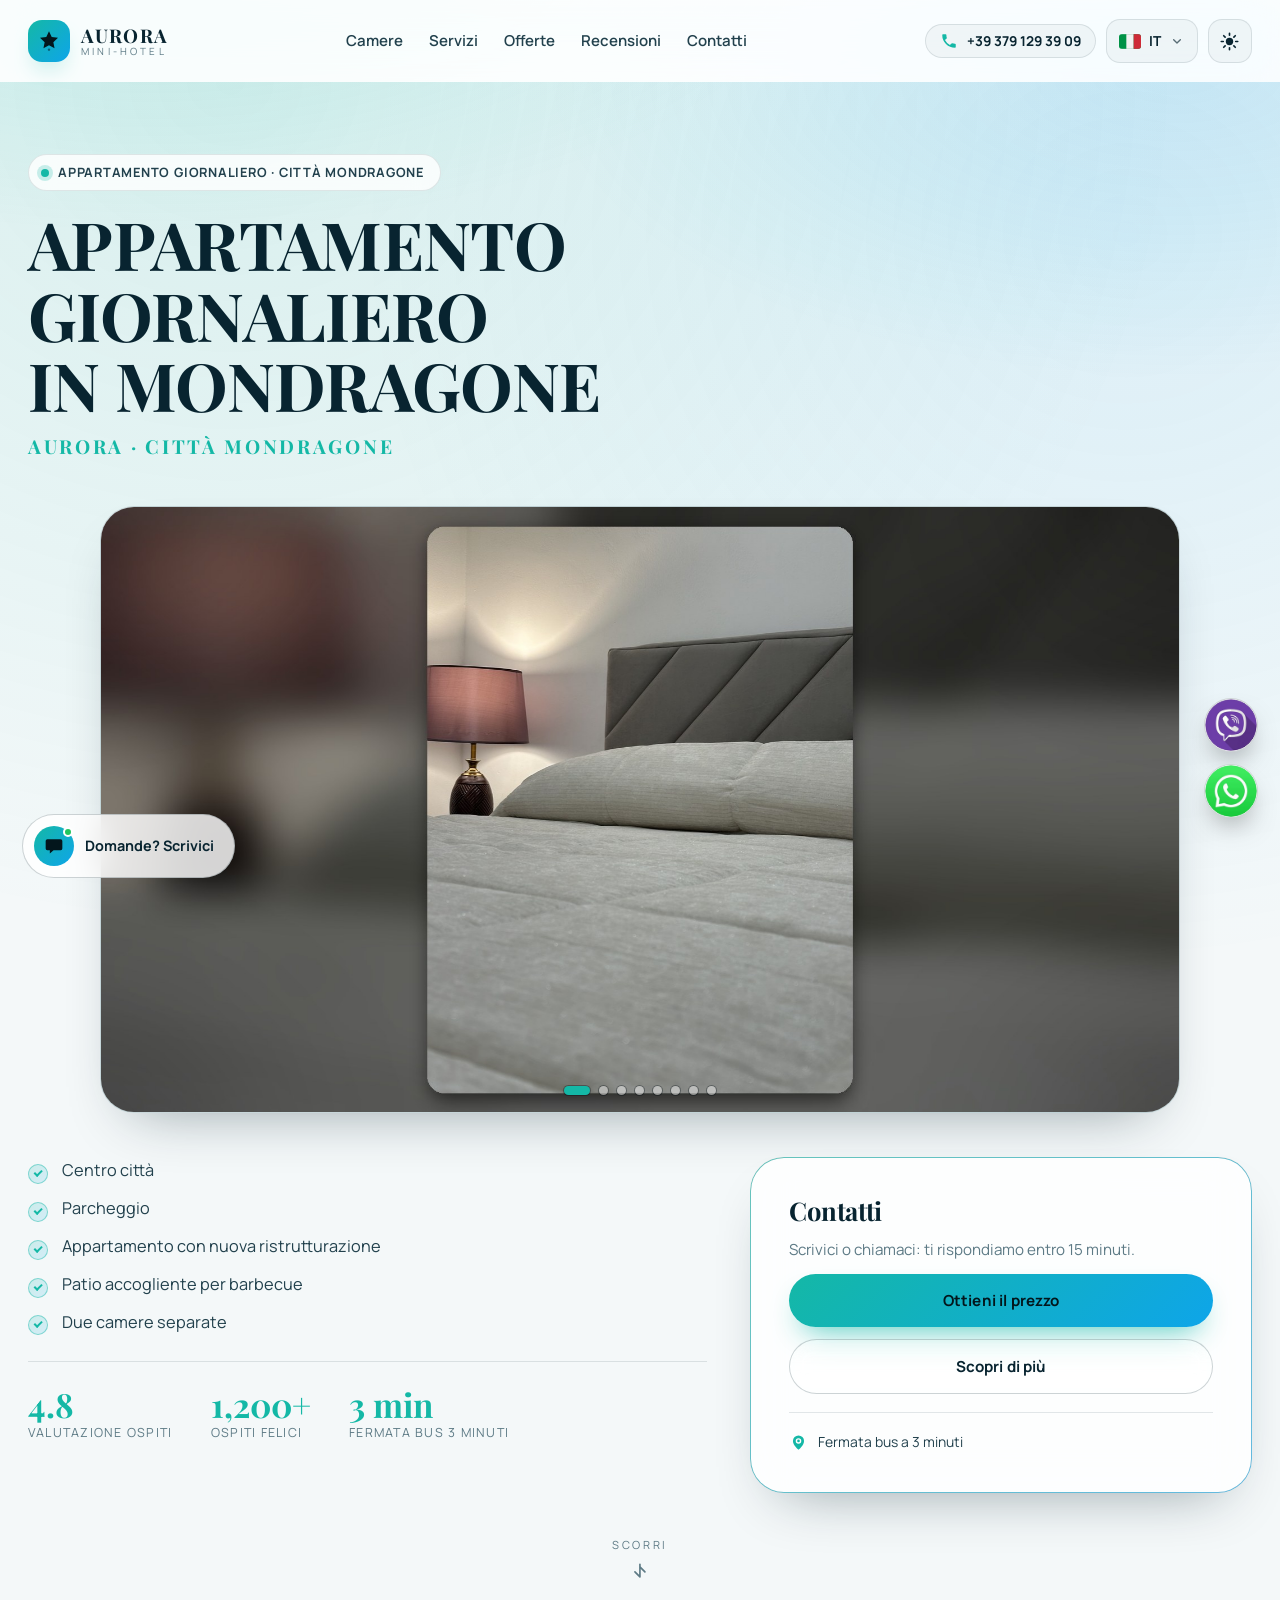
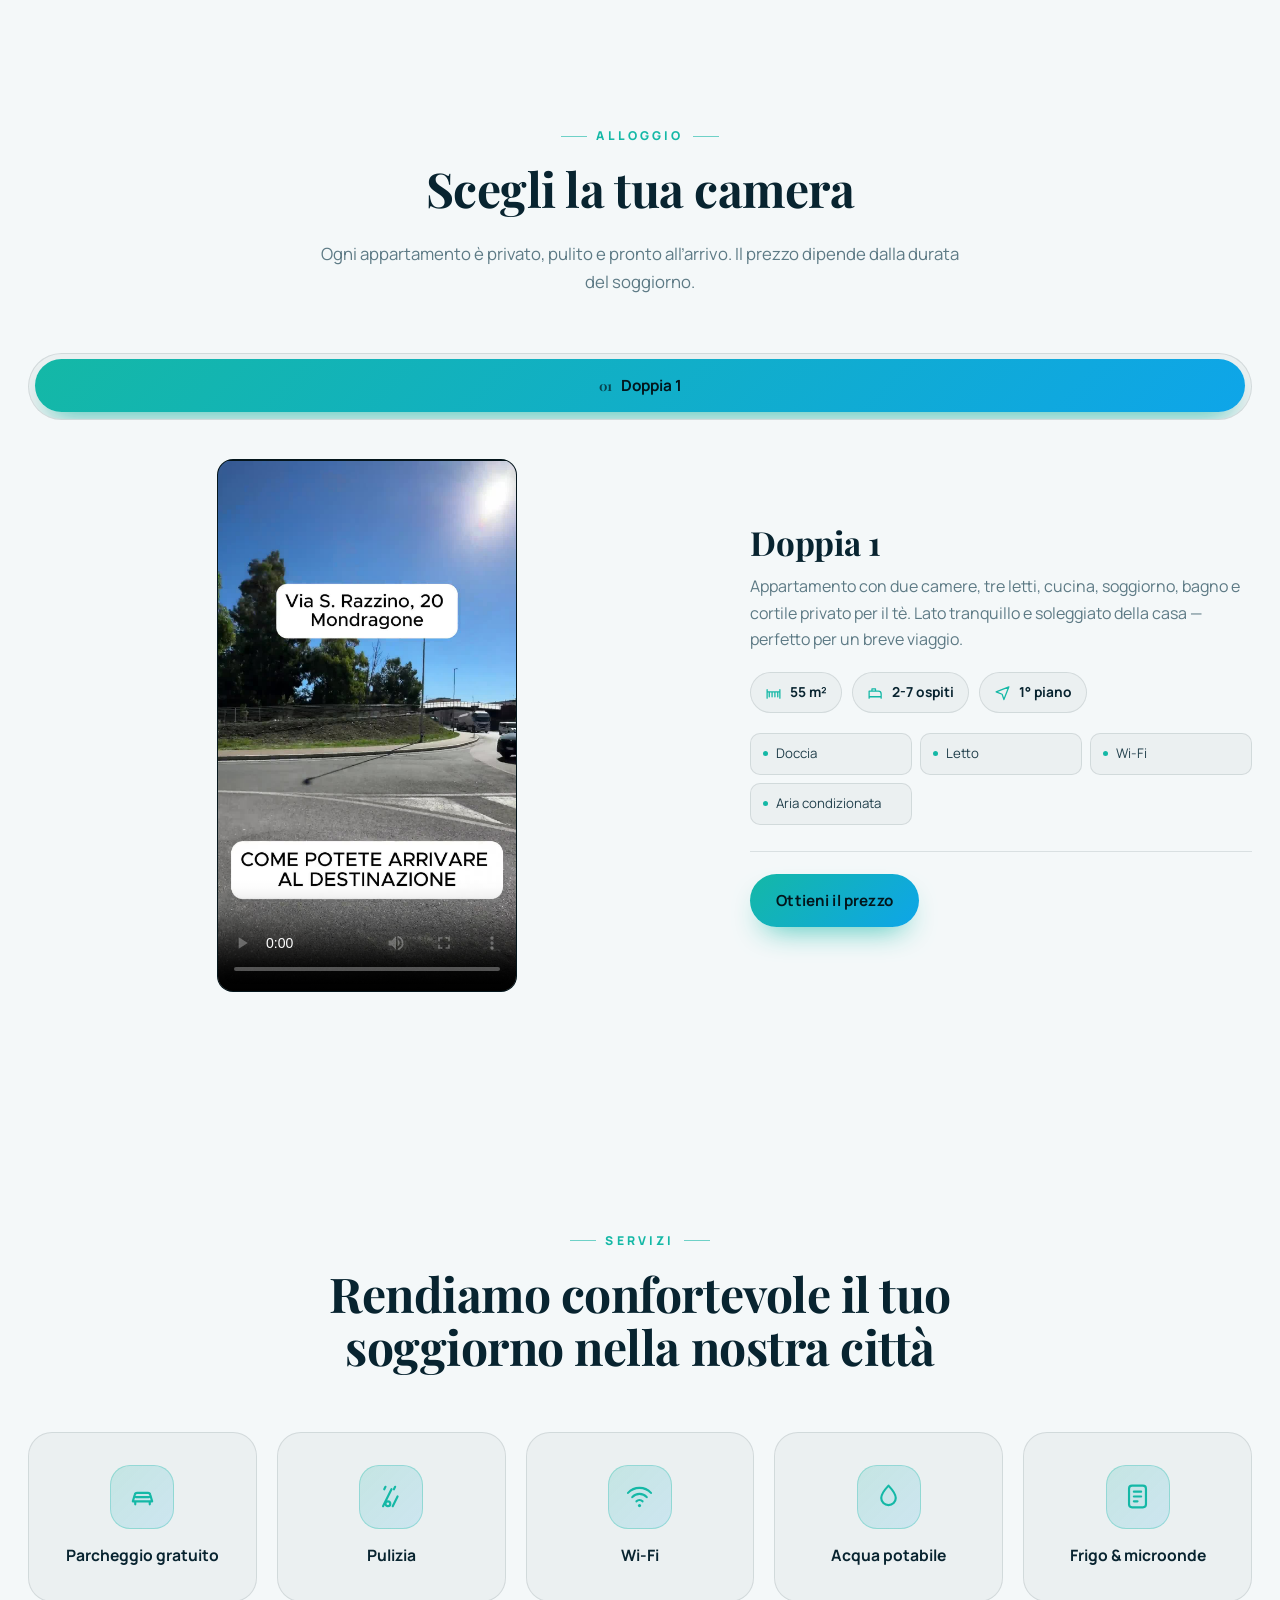
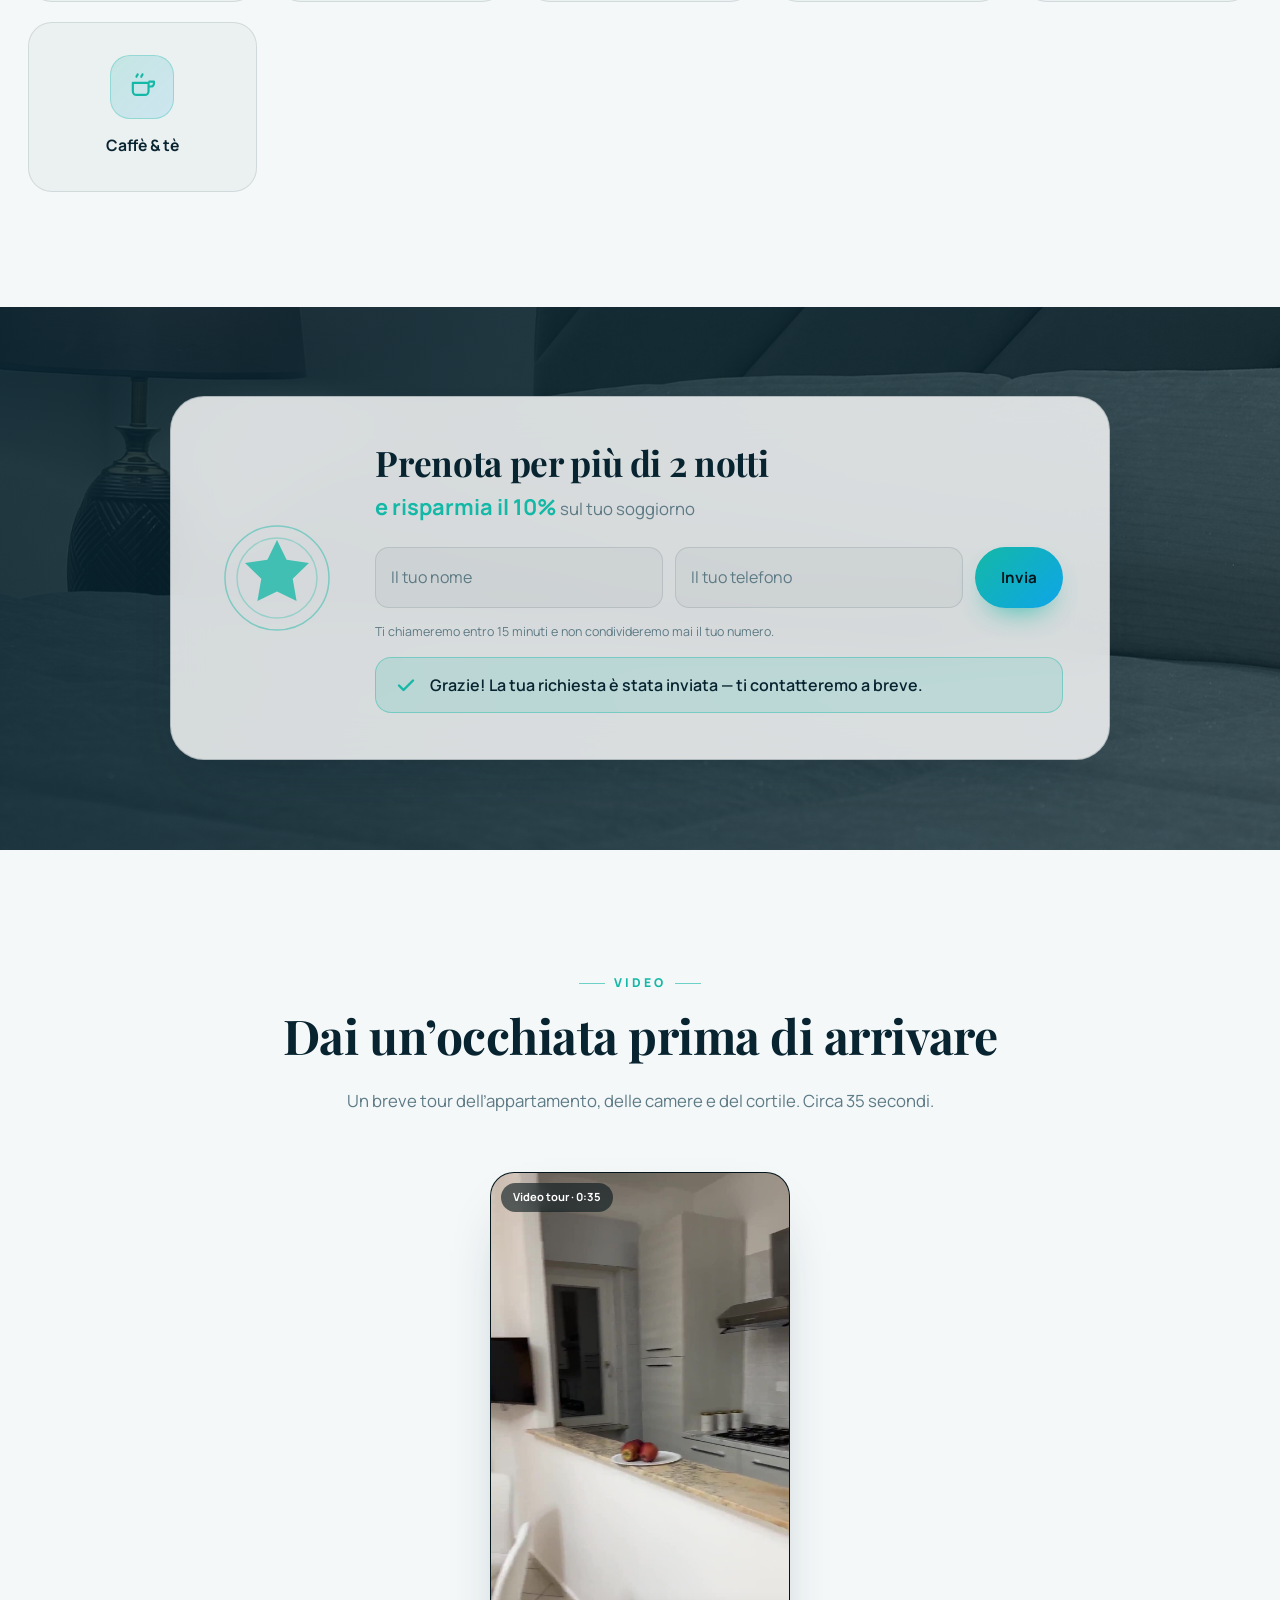
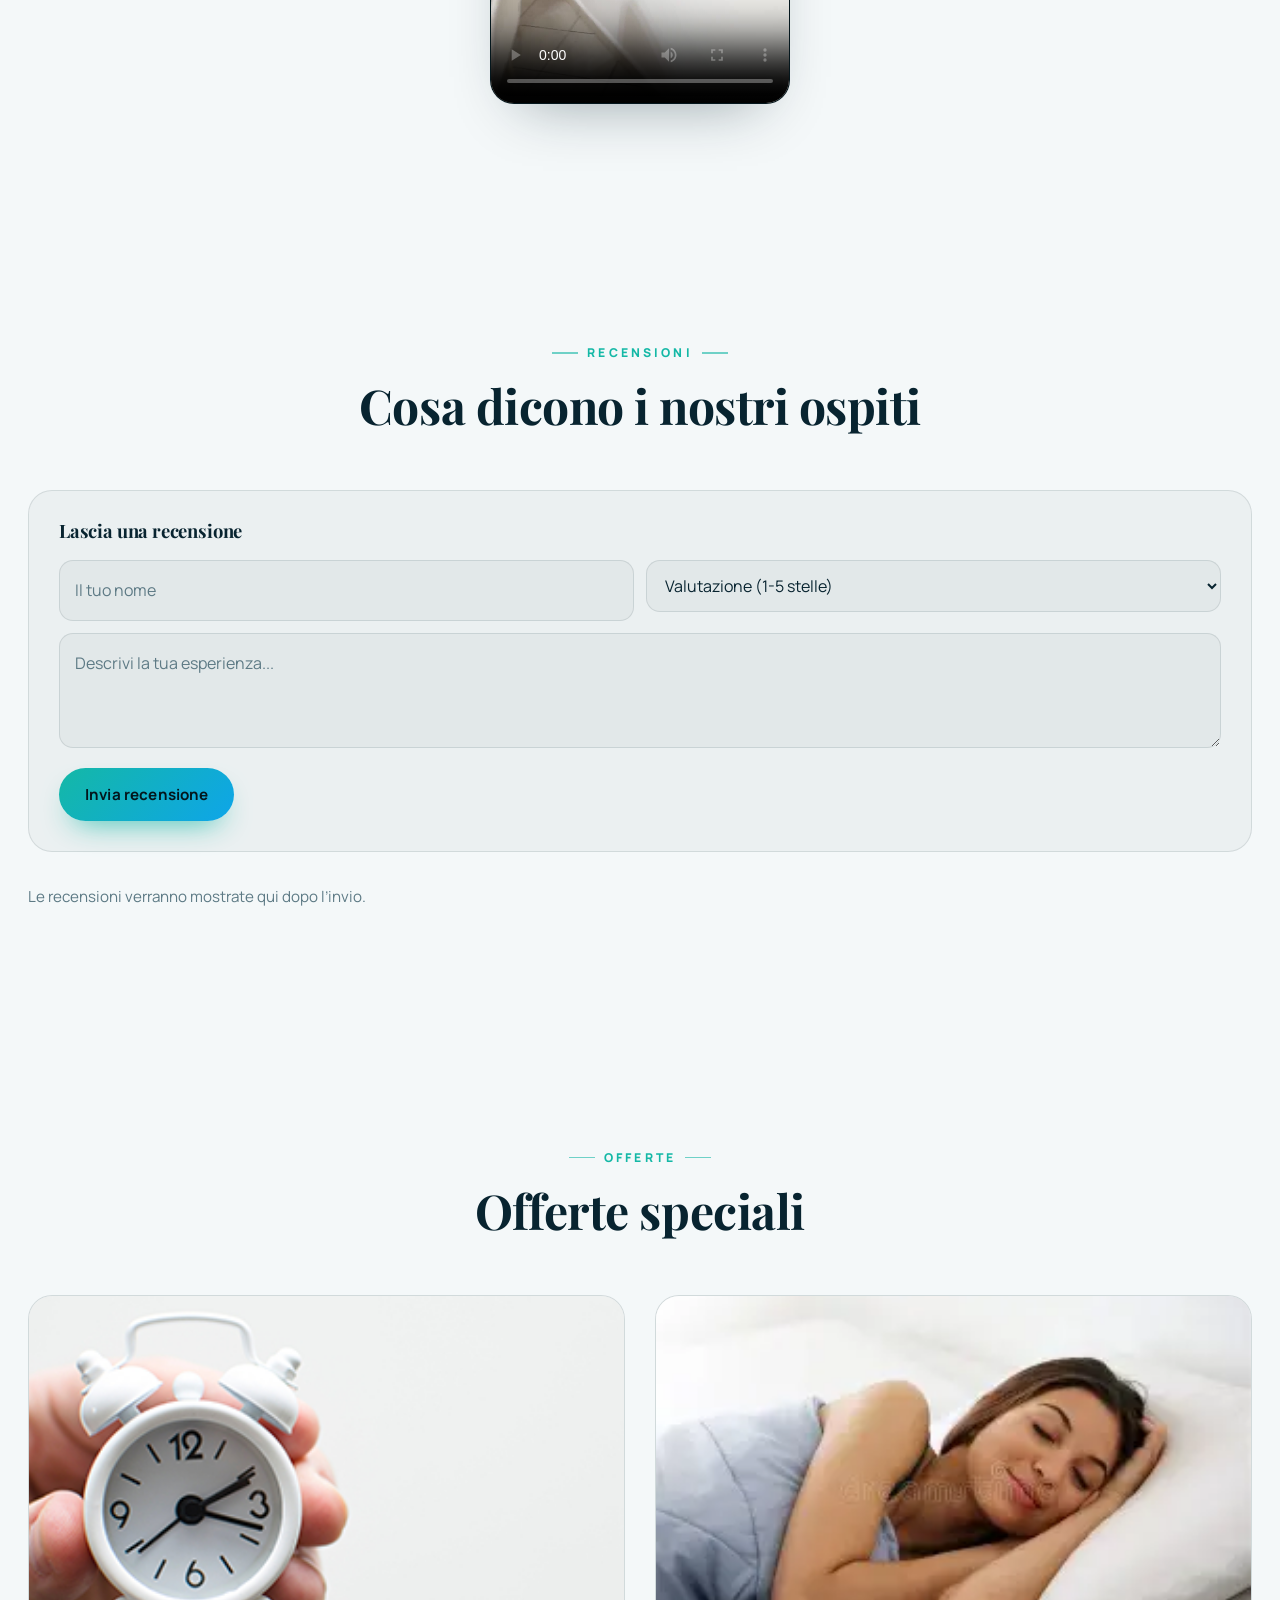
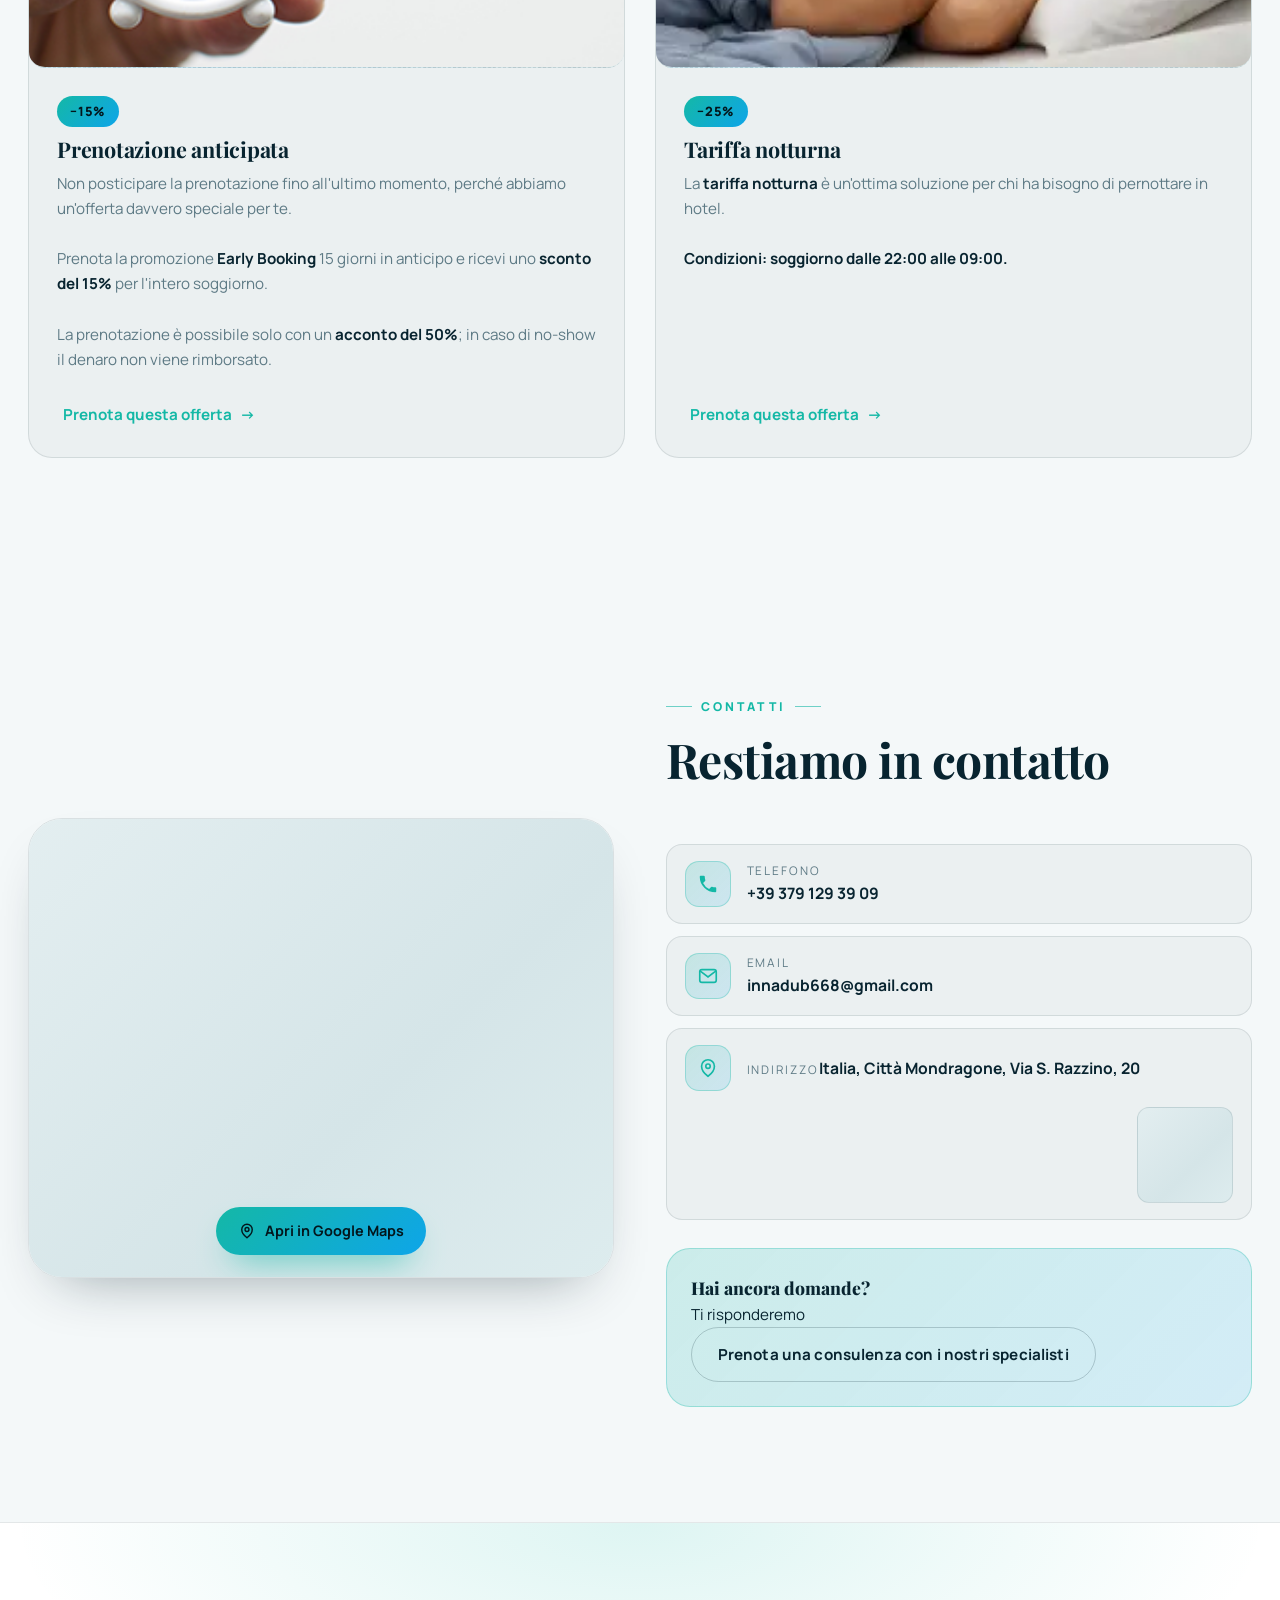
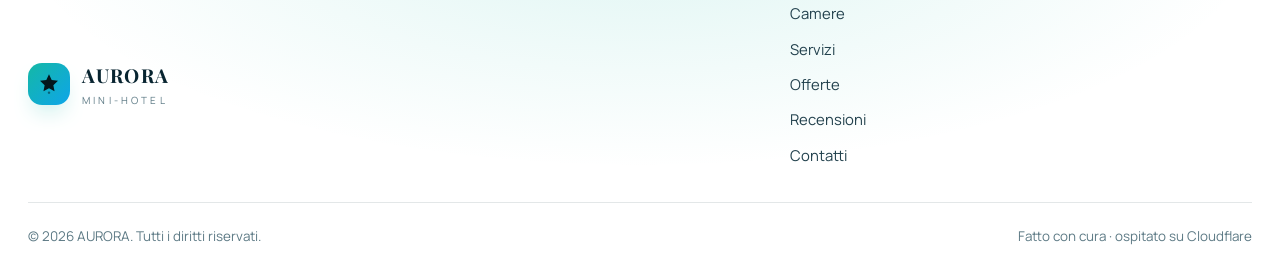
<file: index.html>
<!DOCTYPE html>
<html lang="it" data-theme="dark">
<head>
<meta charset="utf-8">
<meta name="viewport" content="width=device-width, initial-scale=1, maximum-scale=1, user-scalable=no, viewport-fit=cover">
<title>Aurora &mdash; Appartamento giornaliero a Citt&agrave; Mondragone</title>
<meta name="description" content="Appartamento giornaliero a Citt&agrave; Mondragone: due camere separate, cucina, soggiorno, bagno e cortile privato per il t&egrave;.">
<meta name="theme-color" content="#071a22">
<meta name="color-scheme" content="dark light">

<meta property="og:type" content="website">
<meta property="og:site_name" content="Aurora">
<meta property="og:title" content="Aurora &mdash; Appartamento giornaliero a Citt&agrave; Mondragone">
<meta property="og:description" content="Appartamento giornaliero a Citt&agrave; Mondragone.">
<meta property="og:image" content="assets/img/hero/hero.jpg">
<meta name="twitter:card" content="summary_large_image">

<link rel="icon" href="assets/img/favicon.svg" type="image/svg+xml">
<link rel="apple-touch-icon" href="assets/img/favicon.svg">

<link rel="preconnect" href="https://fonts.googleapis.com">
<link rel="preconnect" href="https://fonts.gstatic.com" crossorigin>
<link rel="stylesheet" href="https://fonts.googleapis.com/css2?family=Manrope:wght@400;500;600;700;800&family=Playfair+Display:wght@600;700&display=swap">
<link rel="stylesheet" href="assets/css/style.css?v=20261110a">

<script>
/* Set theme + language before first paint (no flash of wrong theme) */
(function () {
  try {
    var t = localStorage.getItem('aurora:theme');
    if (!t) t = matchMedia('(prefers-color-scheme: light)').matches ? 'light' : 'dark';
    document.documentElement.setAttribute('data-theme', t);
    // read both keys so an old cached script and a new one always agree
    var l = localStorage.getItem('aurora_lang') || localStorage.getItem('aurora:lang');
    if (!l) l = 'it';
    document.documentElement.setAttribute('lang', l);
  } catch (e) {}
})();
</script>
</head>

<body id="top">

<a class="skiplink" href="#main" data-i18n="a11y.skip">Salta al contenuto</a>

<!-- ============================== HEADER ============================== -->
<header class="hdr" id="hdr">
  <div class="container hdr__in">

    <a class="brand" href="#top">
      <span class="brand__mark" aria-hidden="true">
        <svg viewBox="0 0 32 32" fill="none"><path d="M16 3l3.6 7.7 8.4 1-6.2 5.8 1.6 8.3L16 21.8 8.6 25.8l1.6-8.3L4 11.7l8.4-1L16 3z" fill="currentColor"/><circle cx="16" cy="27.5" r="1.6" fill="currentColor" opacity=".5"/></svg>
      </span>
      <span class="brand__txt">
        <span class="brand__name" data-i18n="brand.name">AURORA</span>
        <span class="brand__sub" data-i18n="brand.sub">mini-hotel</span>
      </span>
    </a>

    <nav class="nav" id="nav" aria-label="Main">
      <a href="#rooms" data-i18n="nav.rooms">Camere</a>
      <a href="#amenities" data-i18n="nav.amenities">Servizi</a>
      <a href="#offers" data-i18n="nav.offers">Offerte</a>
      <a href="#reviews" data-i18n="nav.reviews">Recensioni</a>
      <a href="#contacts" data-i18n="nav.contacts">Contatti</a>
    </nav>

    <div class="hdr__right">
      <a class="hdr__tel" href="tel:+393791293909" onclick="navigator.clipboard.writeText('+39 379 129 39 09'); return false;">
        <svg viewBox="0 0 24 24" aria-hidden="true"><path d="M6.6 10.8a15 15 0 006.6 6.6l2.2-2.2a1 1 0 011-.25 11.4 11.4 0 003.6.58 1 1 0 011 1V20a1 1 0 01-1 1A17 17 0 013 4a1 1 0 011-1h3.5a1 1 0 011 1c0 1.25.2 2.46.57 3.6a1 1 0 01-.25 1l-2.2 2.2z" fill="currentColor"/></svg>
        <span><b data-i18n="header.phone1">+39 379 129 39 09</b></span>
      </a>

      <!-- LANGUAGE DROPDOWN -->
      <div class="lang" id="lang">
        <button class="lang__btn" type="button" aria-haspopup="listbox" aria-expanded="false">
          <span class="flag" data-flag></span>
          <span class="lang__cur" data-i18n="lang.code">IT</span>
          <svg class="lang__chev" viewBox="0 0 24 24" aria-hidden="true"><path d="M7 10l5 5 5-5" stroke="currentColor" stroke-width="2" fill="none" stroke-linecap="round" stroke-linejoin="round"/></svg>
        </button>
        <ul class="lang__menu" role="listbox" tabindex="-1">
          <li><button type="button" role="option" data-set-lang="it"><span class="flag" data-flag="it"></span><span>Italiano</span></button></li>
          <li><button type="button" role="option" data-set-lang="en"><span class="flag" data-flag="en"></span><span>English</span></button></li>
          <li><button type="button" role="option" data-set-lang="de"><span class="flag" data-flag="de"></span><span>Deutsch</span></button></li>
          <li><button type="button" role="option" data-set-lang="fr"><span class="flag" data-flag="fr"></span><span>Français</span></button></li>
          <li><button type="button" role="option" data-set-lang="ru"><span class="flag" data-flag="ru"></span><span>&#1056;&#1091;&#1089;&#1089;&#1082;&#1080;&#1081;</span></button></li>
          <li><button type="button" role="option" data-set-lang="es"><span class="flag" data-flag="es"></span><span>Español</span></button></li>
          <li><button type="button" role="option" data-set-lang="uk"><span class="flag" data-flag="uk"></span><span>&#1059;&#1082;&#1088;&#1072;&#1103;&#1085;&#1089;&#1100;&#1082;&#1072;</span></button></li>
        </ul>
      </div>

      <button class="icon-btn theme-btn" type="button" data-theme-toggle aria-label="Toggle theme">
        <svg class="i-sun" viewBox="0 0 24 24" aria-hidden="true"><circle cx="12" cy="12" r="4.2" fill="currentColor"/><g stroke="currentColor" stroke-width="1.9" stroke-linecap="round"><path d="M12 2.6v2.3M12 19.1v2.3M21.4 12h-2.3M4.9 12H2.6M18.6 5.4l-1.6 1.6M7 17l-1.6 1.6M18.6 18.6L17 17M7 7L5.4 5.4"/></g></svg>
        <svg class="i-moon" viewBox="0 0 24 24" aria-hidden="true"><path d="M20.5 14.6A8.6 8.6 0 019.4 3.5a8.6 8.6 0 1011.1 11.1z" fill="currentColor"/></svg>
      </button>

      <button class="icon-btn burger" type="button" data-nav-toggle aria-label="Menu" aria-expanded="false">
        <span></span><span></span><span></span>
      </button>
    </div>
  </div>
  <div class="hdr__progress" aria-hidden="true"><i></i></div>
</header>

<main id="main">

  <!-- ============================== HERO ============================== -->
  <section class="hero">
    <div class="container hero__in">

      <!-- 1. the headline comes first -->
      <div class="hero__head">
        <span class="pills"><i></i><span data-i18n="hero.badge">Appartamento giornaliero &middot; Citt&agrave; Mondragone</span></span>
        <h1 class="hero__title" data-i18n="hero.title">DAILY RENT APARTMENT IN MONDRAGON</h1>
        <p class="hero__sub hero__subtitle" data-i18n="hero.kicker">Aurora &middot; Citt&agrave; Mondragone</p>
      </div>

      <!-- 2. then the photos, in a properly sized frame -->
      <div class="hero__media">
        <div class="hero__slides" data-hero-slides>
          <picture class="hero__slide is-active">
            <source media="(max-width:760px)" srcset="assets/img/hero/slide-1-m.jpg">
            <img src="assets/img/hero/slide-1.jpg" alt="" loading="eager">
          </picture>
          <picture class="hero__slide">
            <source media="(max-width:760px)" srcset="assets/img/hero/slide-2-m.jpg">
            <img src="assets/img/hero/slide-2.jpg" alt="" loading="lazy">
          </picture>
          <picture class="hero__slide">
            <source media="(max-width:760px)" srcset="assets/img/hero/slide-3-m.jpg">
            <img src="assets/img/hero/slide-3.jpg" alt="" loading="lazy">
          </picture>
          <picture class="hero__slide">
            <source media="(max-width:760px)" srcset="assets/img/hero/slide-4-m.jpg">
            <img src="assets/img/hero/slide-4.jpg" alt="" loading="lazy">
          </picture>
          <picture class="hero__slide">
            <source media="(max-width:760px)" srcset="assets/img/hero/slide-5-m.jpg">
            <img src="assets/img/hero/slide-5.jpg" alt="" loading="lazy">
          </picture>
          <picture class="hero__slide">
            <source media="(max-width:760px)" srcset="assets/img/hero/slide-6-m.jpg">
            <img src="assets/img/hero/slide-6.jpg" alt="" loading="lazy">
          </picture>
          <picture class="hero__slide">
            <source media="(max-width:760px)" srcset="assets/img/hero/slide-7-m.jpg">
            <img src="assets/img/hero/slide-7.jpg" alt="" loading="lazy">
          </picture>
          <picture class="hero__slide">
            <source media="(max-width:760px)" srcset="assets/img/hero/slide-8-m.jpg">
            <img src="assets/img/hero/slide-8.jpg" alt="" loading="lazy">
          </picture>
        </div>
        <div class="hero__dots" data-hero-dots></div>
      </div>

      <!-- 3. the details -->
      <div class="hero__details">
        <div class="hero__left">
          <ul class="hero__list">
            <li data-i18n="hero.i1">City center</li>
            <li data-i18n="hero.i2">Parking</li>
            <li data-i18n="hero.i3">Apartment with new renovation</li>
            <li data-i18n="hero.i4">Cozy patio for barbecue</li>
            <li data-i18n="hero.i5">Two separate bedrooms</li>
          </ul>
          <div class="hero__stats">
            <div><b data-count="4.8" data-dec="1">0</b><span data-i18n="hero.stat1">guest rating</span></div>
            <div><b data-count="1200" data-suffix="+">0</b><span data-i18n="hero.stat2">happy guests</span></div>
            <div><b data-i18n="hero.stat3val">3 min</b><span data-i18n="hero.stat3">Bus stop 3 minutes</span></div>
          </div>
        </div>

        <aside class="hero__card">
          <div class="hero__cardglow" aria-hidden="true"></div>
          <h2 data-i18n="hero.cardTitle">Contact us</h2>
          <p data-i18n="hero.cardText">Write or call us &mdash; we reply within 15 minutes.</p>
          <button class="btn btn--primary" type="button" data-open-modal="hero" data-i18n="hero.btnBook">Get the price</button>
          <button class="btn btn--ghost" type="button" data-open-modal="learn" data-i18n="hero.btnLearn">Find out more</button>
          <ul class="hero__cardmeta">
            <li><svg viewBox="0 0 24 24" aria-hidden="true"><path d="M12 21s7-5.1 7-11a7 7 0 10-14 0c0 5.9 7 11 7 11z" fill="currentColor"/><circle cx="12" cy="10" r="2.6" fill="none" stroke="var(--bg-2)" stroke-width="1.8"/></svg><span data-i18n="hero.meta1">Bus stop 3 minutes</span></li>
          </ul>
        </aside>
      </div>
    </div>

    <a class="hero__scroll" href="#rooms">
      <span data-i18n="hero.scroll">Scroll</span>
      <svg viewBox="0 0 24 24" aria-hidden="true"><path d="M12 4v15m0 0l-6-6m6-6l6 6" stroke="currentColor" stroke-width="2" fill="none" stroke-linecap="round" stroke-linejoin="round"/></svg>
    </a>
  </section>

  <!-- ============================== ROOMS ============================== -->
  <section class="section rooms" id="rooms">
    <div class="container">
      <header class="sec-head">
        <span class="sec-head__label" data-i18n="rooms.label">Alloggio</span>
        <h2 class="sec-title" data-i18n="rooms.title">Scegli la tua camera</h2>
        <p class="sec-lead" data-i18n="rooms.lead">Ogni appartamento &egrave; privato, pulito e pronto all&rsquo;arrivo. Il prezzo dipende dalla durata del soggiorno.</p>
      </header>

            <div class="tabs" data-tabs>
        <div class="tabs__bar" role="tablist" aria-label="Rooms">
          <button class="tab is-active" role="tab" aria-selected="true" data-tab="0"><b>01</b><span data-i18n="rooms.n1">Doppia 1</span></button>
        </div>

        <!-- 01 -->
        <div class="tabs__panel is-active" role="tabpanel" data-panel="0">
          <div class="room">
            <div class="room__media">
              <div class="video-wrapper">
                <video src="assets/video/1231.mp4" poster="assets/img/rooms/double-1/video-poster.jpg" preload="metadata" controls playsinline onclick="this.paused ? this.play() : this.pause();"></video>
              </div>
            </div>
            <div class="room__info">
              <h3 data-i18n="rooms.n1">Doppia 1</h3>
              <p data-i18n="rooms.d1">Appartamento con due camere, tre letti, cucina, soggiorno, bagno e cortile privato per il t&egrave;. Lato tranquillo e soleggiato della casa &mdash; perfetto per un breve viaggio.</p>
              <div class="room__meta">
                <span><svg viewBox="0 0 24 24" aria-hidden="true"><path d="M3 18v-7h18v7M3 11V8m18 3V8M3 18v2m18-2v2M6 11v7m4-7v7m4-7v7m4-7v7" stroke="currentColor" stroke-width="1.8" fill="none" stroke-linecap="round"/></svg><b data-i18n="rooms.area">55 m&sup2;</b></span>
                <span><svg viewBox="0 0 24 24" aria-hidden="true"><path d="M3 18v-8h13a4 4 0 014 4v4H3zM3 18v2m17-2v2M7 10V7h5v3" stroke="currentColor" stroke-width="1.8" fill="none" stroke-linecap="round" stroke-linejoin="round"/></svg><b data-i18n="rooms.guests">2-7 ospiti</b></span>
                <span><svg viewBox="0 0 24 24" aria-hidden="true"><path d="M3 11l18-7-7 18-2.5-7.5L3 11z" stroke="currentColor" stroke-width="1.8" fill="none" stroke-linejoin="round"/></svg><b data-i18n="rooms.floor">1&deg; piano</b></span>
              </div>
              <ul class="chips">
                <li data-i18n="am.shower">Doccia</li><li data-i18n="am.bed">Letto</li><li data-i18n="am.wifi">Wi-Fi</li><li data-i18n="am.ac">Aria condizionata</li>
              </ul>
              <div class="room__foot">
                <button class="btn btn--primary" type="button" data-open-modal="room" data-i18n="rooms.cta">Ottieni il prezzo</button>
              </div>
            </div>
          </div>
        </div>
      </div>
    </div>
  </section>

  <!-- ============================== AMENITIES ============================== -->
  <section class="section amenities" id="amenities">
    <div class="container">
      <header class="sec-head">
        <span class="sec-head__label" data-i18n="am.label">Servizi</span>
        <h2 class="sec-title" data-i18n="am.title">Rendiamo confortevole il tuo soggiorno nella nostra citt&agrave;</h2>
      </header>

      <ul class="am-grid">
        <li class="am" data-reveal><span class="am__ico"><svg viewBox="0 0 24 24" aria-hidden="true"><path d="M4 16l1.6-5.4A2 2 0 017.5 9h9a2 2 0 011.9 1.6L20 16M4 16h16M6 16v2.5M18 16v2.5M6.5 12.5h11" stroke="currentColor" stroke-width="1.8" fill="none" stroke-linecap="round" stroke-linejoin="round"/></svg></span><b data-i18n="am.a2">Parcheggio gratuito</b></li>
        <li class="am" data-reveal><span class="am__ico"><svg viewBox="0 0 24 24" aria-hidden="true"><path d="M5 20l7-14M13 20l4-8M6 6l1-2M14 6l1-2" stroke="currentColor" stroke-width="1.8" fill="none" stroke-linecap="round"/><circle cx="9" cy="18" r="2" stroke="currentColor" stroke-width="1.8" fill="none"/></svg></span><b data-i18n="am.a3">Pulizia</b></li>
        <li class="am" data-reveal><span class="am__ico"><svg viewBox="0 0 24 24" aria-hidden="true"><path d="M2.5 9a13 13 0 0119 0M6 12.5a8 8 0 0112 0M9.5 16a3.4 3.4 0 015 0" stroke="currentColor" stroke-width="1.8" fill="none" stroke-linecap="round"/><circle cx="12" cy="19.5" r="1.3" fill="currentColor"/></svg></span><b data-i18n="am.a4">Wi-Fi</b></li>
        <li class="am" data-reveal><span class="am__ico"><svg viewBox="0 0 24 24" aria-hidden="true"><path d="M12 3s6 6.4 6 10.2A6 6 0 016 13.2C6 9.4 12 3 12 3z" stroke="currentColor" stroke-width="1.8" fill="none" stroke-linejoin="round"/></svg></span><b data-i18n="am.a6">Acqua potabile</b></li>
        <li class="am" data-reveal><span class="am__ico"><svg viewBox="0 0 24 24" aria-hidden="true"><rect x="5" y="3" width="14" height="18" rx="2.5" stroke="currentColor" stroke-width="1.8" fill="none"/><path d="M9 8h6M9 12h6M9 16h3" stroke="currentColor" stroke-width="1.8" stroke-linecap="round"/></svg></span><b data-i18n="am.a7">Frigo &amp; microonde</b></li>
        <li class="am" data-reveal><span class="am__ico"><svg viewBox="0 0 24 24" aria-hidden="true"><path d="M4 9h13v7a3 3 0 01-3 3H7a3 3 0 01-3-3V9zm13 3h2a2.5 2.5 0 002.5-2.5V8H17" stroke="currentColor" stroke-width="1.8" fill="none" stroke-linejoin="round"/><path d="M7 4c0-1 1-1.4 1-2M11 4c0-1 1-1.4 1-2" stroke="currentColor" stroke-width="1.8" fill="none" stroke-linecap="round"/></svg></span><b data-i18n="am.a8">Caff&egrave; &amp; t&egrave;</b></li>
      </ul>
    </div>
  </section>

  <!-- ============================== PROMO / FORM ============================== -->
  <section class="promo">
    <div class="promo__bg" aria-hidden="true">
      <img src="assets/img/promo/promo-bg.jpg" alt="" data-ph="ph.promo:Promo background" loading="lazy">
      <div class="promo__veil"></div>
    </div>
    <div class="container">
      <div class="promo__card" data-reveal>
        <div class="promo__art" aria-hidden="true">
          <svg viewBox="0 0 120 120"><circle cx="60" cy="60" r="52" stroke="currentColor" stroke-width="1.5" fill="none" opacity=".5"/><circle cx="60" cy="60" r="40" stroke="currentColor" stroke-width="1.5" fill="none" opacity=".35"/><path d="M60 22l9.6 19.8L92 45l-16.3 15.8 3.9 22.3L60 73.4 40.4 83.1l3.9-22.3L28 45l22.4-3.2L60 22z" fill="currentColor" opacity=".85"/></svg>
        </div>
        <div class="promo__body">
          <h2 data-i18n="promo.title">Prenota per pi&ugrave; di 2 notti</h2>
          <p class="promo__sub"><b data-i18n="promo.sub">e risparmia il 10%</b> <span data-i18n="promo.sub2">sul tuo soggiorno</span></p>
          <form class="lead-form" data-lead-form="Promo - 2+ nights" novalidate>
            <div class="field">
              <input type="text" id="pf-name" name="name" autocomplete="name" placeholder=" " required>
              <label for="pf-name" data-i18n="form.name">Il tuo nome</label>
            </div>
            <div class="field">
              <input type="tel" id="pf-phone" name="phone" autocomplete="tel" placeholder=" " required>
              <label for="pf-phone" data-i18n="form.phone">Il tuo telefono</label>
            </div>
            <button class="btn btn--primary" type="submit" data-i18n="form.submit">Invia</button>
            <p class="lead-form__note" data-i18n="form.note">Ti chiameremo entro 15 minuti e non condivideremo mai il tuo numero.</p>
          </form>
          <p class="lead-form__ok" hidden data-lead-ok>
            <svg viewBox="0 0 24 24" aria-hidden="true"><path d="M5 12.5l4.5 4.5L19 7.5" stroke="currentColor" stroke-width="2.4" fill="none" stroke-linecap="round" stroke-linejoin="round"/></svg>
            <span data-i18n="form.ok">Grazie! La tua richiesta &egrave; stata inviata &mdash; ti contatteremo a breve.</span>
          </p>
        </div>
      </div>
    </div>
  </section>

  <!-- ============================== VIDEO TOUR ============================== -->
  <section class="section tour">
    <div class="container">
      <header class="sec-head">
        <span class="sec-head__label" data-i18n="tour.label">Video</span>
        <h2 class="sec-title" data-i18n="tour.title">Dai un&rsquo;occhiata prima di arrivare</h2>
        <p class="sec-lead" data-i18n="tour.lead">Un breve tour dell&rsquo;appartamento, delle camere e del cortile. Circa 35 secondi.</p>
      </header>

      <div class="video video--v" data-reveal>
        <div class="video__frame">
          <video src="assets/video/1019.mp4" poster="assets/img/tour/poster.jpg" preload="metadata" controls playsinline></video>
        </div>
        <span class="video__chip" data-i18n="tour.chip">Video tour &middot; 0:35</span>
      </div>
    </div>
  </section>

  <!-- ============================== REVIEWS ============================== -->
  <section class="section reviews" id="reviews">
    <div class="container">
      <header class="sec-head">
        <span class="sec-head__label" data-i18n="rv.label">Recensioni</span>
        <h2 class="sec-title" data-i18n="rv.title">Cosa dicono i nostri ospiti</h2>
      </header>

      <div class="rev-form">
        <h3 class="rev-form__title" data-i18n="rv.formTitle">Lascia una recensione</h3>
        <form id="reviewForm" onsubmit="submitReview(event)" class="rev-form__grid" novalidate>
          <div class="field">
            <input type="text" id="revName" name="name" autocomplete="name" placeholder=" " required>
            <label for="revName" data-i18n="rv.formName">Il tuo nome</label>
          </div>
          <div class="field">
            <select id="revRating" name="rating" required>
              <option value="" data-i18n="rv.formRating">Valutazione (1-5 stelle)</option>
              <option value="5">★★★★★</option>
              <option value="4">★★★★</option>
              <option value="3">★★★</option>
              <option value="2">★★</option>
              <option value="1">★</option>
            </select>
          </div>
          <div class="field field--full">
            <textarea id="revDesc" name="description" placeholder=" " required rows="3"></textarea>
            <label for="revDesc" data-i18n="rv.formDesc">Descrivi la tua esperienza...</label>
          </div>
          <button type="submit" class="btn btn--primary rev-form__submit" data-i18n="rv.formSubmit">Invia recensione</button>
          <p class="rev-form__status" data-rev-status hidden></p>
        </form>
      </div>

      <div id="reviewsList" class="rev-list">
        <p class="rev-list__empty" data-i18n="rv.empty">Reviews will show up here once submitted.</p>
      </div>
    </div>
  </section>

  <!-- ============================== OFFERS ============================== -->
  <section class="section offers" id="offers">
    <div class="container">
      <header class="sec-head">
        <span class="sec-head__label" data-i18n="of.label">Offerte</span>
        <h2 class="sec-title" data-i18n="of.title">Offerte speciali</h2>
      </header>

      <div class="offers__grid">

        <article class="offer" data-reveal>
          <figure class="media ratio-16x10"><img src="assets/img/offers/clock_image.png" alt="Early booking offer" loading="lazy"></figure>
          <div class="offer__body">
            <span class="offer__tag" data-i18n="of.t2">&minus;15%</span>
            <h3 data-i18n="of.n2">Prenotazione anticipata</h3>
            <p data-i18n-html="of.d2">Non lasciare per l&rsquo;ultimo momento. Prenota almeno 15 giorni prima dell&rsquo;arrivo e ottieni <b>il 15% di sconto</b> su tutto il soggiorno.</p>
            <button class="link" type="button" data-open-modal="offer" data-i18n="of.cta">Prenota questa offerta</button>
          </div>
        </article>

        <article class="offer" data-reveal>
          <figure class="media ratio-16x10"><img src="assets/img/offers/sleeping_girl.png" alt="Night rate offer" loading="lazy"></figure>
          <div class="offer__body">
            <span class="offer__tag" data-i18n="of.t3">&minus;25%</span>
            <h3 data-i18n="of.n3">Tariffa notturna</h3>
            <p data-i18n-html="of.d3">La scelta migliore quando ti serve solo qualche ora. <b>Condizioni: soggiorno dalle 22:00 alle 09:00.</b></p>
            <button class="link" type="button" data-open-modal="offer" data-i18n="of.cta">Prenota questa offerta</button>
          </div>
        </article>
      </div>
    </div>
  </section>

  <!-- ============================== CONTACTS ============================== -->
  <section class="section contacts" id="contacts">
    <div class="container">
      <div class="contacts__in">
        <div class="map" data-reveal>
          <iframe class="map__frame" title="Google Maps - Aurora, Citta Mondragone" src="https://maps.google.com/maps?q=Via%20S.%20Razzino%2020%2C%20Citt%C3%A0%20Mondragone%2C%20Italia&t=&z=16&ie=UTF8&iwloc=&output=embed" loading="lazy" referrerpolicy="no-referrer-when-downgrade" allowfullscreen></iframe>
          <a class="map__open" href="https://www.google.com/maps/search/?api=1&amp;query=Italia+Citta+Mondragone+Via+S.+Razzino%2C+20" target="_blank" rel="noopener">
            <svg viewBox="0 0 24 24" aria-hidden="true"><path d="M12 21s7-5.1 7-11a7 7 0 10-14 0c0 5.9 7 11 7 11z" fill="none" stroke="currentColor" stroke-width="1.9"/><circle cx="12" cy="10" r="2.6" fill="none" stroke="currentColor" stroke-width="1.9"/></svg>
            <span data-i18n="ct.mapOpen">Apri in Google Maps</span>
          </a>
        </div>

        <div class="contacts__info">
          <header class="sec-head sec-head--left">
            <span class="sec-head__label" data-i18n="ct.label">Contatti</span>
            <h2 class="sec-title" data-i18n="ct.title">Restiamo in contatto</h2>
          </header>

          <div class="ct-list">
            <a class="ct" href="tel:+393791293909" onclick="navigator.clipboard.writeText('+39 379 129 39 09'); return false;">
              <span class="ct__ico"><svg viewBox="0 0 24 24" aria-hidden="true"><path d="M6.6 10.8a15 15 0 006.6 6.6l2.2-2.2a1 1 0 011-.25 11.4 11.4 0 003.6.58 1 1 0 011 1V20a1 1 0 01-1 1A17 17 0 013 4a1 1 0 011-1h3.5a1 1 0 011 1c0 1.25.2 2.46.57 3.6a1 1 0 01-.25 1l-2.2 2.2z" fill="currentColor"/></svg></span>
              <span><i data-i18n="ct.phoneLbl">Telefono</i><b>+39 379 129 39 09</b></span>
            </a>
            <a class="ct" href="mailto:innadub668@gmail.com">
              <span class="ct__ico"><svg viewBox="0 0 24 24" aria-hidden="true"><rect x="3" y="5" width="18" height="14" rx="2.4" fill="none" stroke="currentColor" stroke-width="1.8"/><path d="M4 7l8 6 8-6" fill="none" stroke="currentColor" stroke-width="1.8" stroke-linecap="round"/></svg></span>
              <span><i data-i18n="ct.emailLbl">Email</i><b>innadub668@gmail.com</b></span>
            </a>
            <div class="ct ct--addr">
              <span class="ct__ico"><svg viewBox="0 0 24 24" aria-hidden="true"><path d="M12 21s7-5.1 7-11a7 7 0 10-14 0c0 5.9 7 11 7 11z" fill="none" stroke="currentColor" stroke-width="1.8"/><circle cx="12" cy="10" r="2.4" fill="none" stroke="currentColor" stroke-width="1.8"/></svg></span>
              <span><i data-i18n="ct.addrLbl">Indirizzo</i><b data-i18n="ct.addr">Italia Citta Mondragone Via S. Razzino, 20</b></span>
              <a class="ct__mapsq" href="https://www.google.com/maps/search/?api=1&amp;query=Italia+Citta+Mondragone+Via+S.+Razzino%2C+20" target="_blank" rel="noopener" aria-label="Google Maps">
                <iframe title="Google Maps - Citta Mondragone" src="https://maps.google.com/maps?q=Via%20S.%20Razzino%2020%2C%20Citt%C3%A0%20Mondragone%2C%20Italia&t=&z=16&ie=UTF8&iwloc=&output=embed" loading="lazy" referrerpolicy="no-referrer-when-downgrade" allowfullscreen></iframe>
              </a>
            </div>
          </div>

          <div class="ct-cta">
            <p data-i18n="ct.q">Hai ancora domande?</p>
            <p data-i18n="ct.q2">Ti risponderemo</p>
            <button class="btn btn--outline" type="button" data-open-modal="consult" data-i18n="ct.cta">Prenota una consulenza con i nostri specialisti</button>
          </div>
        </div>
      </div>
    </div>
  </section>

</main>

<!-- ============================== FOOTER ============================== -->
<footer class="ftr">
  <div class="ftr__bg" aria-hidden="true"></div>
  <div class="container">
    <div class="ftr__top">
      <div class="ftr__brand">
        <span class="brand__mark" aria-hidden="true"><svg viewBox="0 0 32 32" fill="none"><path d="M16 3l3.6 7.7 8.4 1-6.2 5.8 1.6 8.3L16 21.8 8.6 25.8l1.6-8.3L4 11.7l8.4-1L16 3z" fill="currentColor"/><circle cx="16" cy="27.5" r="1.6" fill="currentColor" opacity=".5"/></svg></span>
        <div>
          <b class="brand__name" data-i18n="brand.name">AURORA</b>
          <p data-i18n="brand.sub">mini-hotel</p>
        </div>
      </div>
      <div class="ftr__cta" style="display:none;">
        <h2 data-i18n="ftr.title"></h2>
      </div>
      <ul class="ftr__links">
        <li><a href="#rooms" data-i18n="nav.rooms">Camere</a></li>
        <li><a href="#amenities" data-i18n="nav.amenities">Servizi</a></li>
        <li><a href="#offers" data-i18n="nav.offers">Offerte</a></li>
        <li><a href="#reviews" data-i18n="nav.reviews">Recensioni</a></li>
        <li><a href="#contacts" data-i18n="nav.contacts">Contatti</a></li>
      </ul>
    </div>
    <div class="ftr__bot">
      <p>&copy; <span id="year">2026</span> <span data-i18n="brand.name">AURORA</span>. <span data-i18n="ftr.rights">Tutti i diritti riservati.</span></p>
      <p class="ftr__dev"><span data-i18n="ftr.made">Fatto con cura &middot; ospitato su Cloudflare</span></p>
    </div>
  </div>
</footer>

<!-- ============================== FLOATING UI ============================== -->
<button class="to-top" type="button" data-to-top aria-label="Back to top">
  <svg viewBox="0 0 24 24" aria-hidden="true"><path d="M12 19V5m0 0l-6 6m6-6l6 6" stroke="currentColor" stroke-width="2" fill="none" stroke-linecap="round" stroke-linejoin="round"/></svg>
</button>

<a class="chat" href="#contacts">
  <span class="chat__ico"><svg viewBox="0 0 24 24" aria-hidden="true"><path d="M20 4H4a2 2 0 00-2 2v9a2 2 0 002 2h3v4l4.5-4H20a2 2 0 002-2V6a2 2 0 00-2-2z" fill="currentColor"/></svg><i class="chat__dot"></i></span>
  <span class="chat__txt" data-i18n="chat.txt">Domande? Scrivici</span>
</a>

<!-- Social buttons -->
<div class="social-float" aria-label="Social links">
  <a href="viber://chat?number=%2B393791293909" class="social-btn" aria-label="Viber" target="_blank" rel="noopener">
    <span class="social-btn__icon"><img src="assets/img/Viber.png" alt="Viber"></span>
  </a>
  <a href="https://wa.me/393791293909" class="social-btn" aria-label="WhatsApp" target="_blank" rel="noopener">
    <span class="social-btn__icon"><img src="assets/img/WhatsApp.png" alt="WhatsApp"></span>
  </a>
</div>

<!-- ============================== MODAL ============================== -->
<div class="modal" id="modal" hidden>
  <div class="modal__backdrop" data-modal-close></div>
  <div class="modal__box" role="dialog" aria-modal="true" aria-labelledby="modalTitle">
    <button class="modal__x" type="button" data-modal-close aria-label="Close">
      <svg viewBox="0 0 24 24" aria-hidden="true"><path d="M6 6l12 12M18 6L6 18" stroke="currentColor" stroke-width="2" stroke-linecap="round"/></svg>
    </button>

    <div class="modal__media" data-modal-media hidden>
      <figure class="media ratio-16x9" data-ph="ph.video:Video placeholder"><img src="assets/img/tour/poster.jpg" alt="" loading="lazy"></figure>
    </div>

    <div class="modal__body">
      <h2 id="modalTitle" data-i18n="m.title">Prenota un appartamento</h2>
      <p class="modal__sub" data-i18n="m.sub">Lascia i tuoi dati e il manager ti chiamer&agrave; a breve.</p>

      <form class="lead-form lead-form--modal" data-lead-form="Modal" novalidate>
        <div class="field">
          <input type="text" id="mf-name" name="name" autocomplete="name" placeholder=" " required>
          <label for="mf-name" data-i18n="form.name">Il tuo nome</label>
        </div>
        <div class="field">
          <input type="tel" id="mf-phone" name="phone" autocomplete="tel" placeholder=" " required>
          <label for="mf-phone" data-i18n="form.phone">Il tuo telefono</label>
        </div>
        <button class="btn btn--primary btn--wide" type="submit" data-i18n="m.btn">Invia richiesta</button>
        <p class="lead-form__note" data-i18n="form.note">Ti chiameremo entro 15 minuti e non condivideremo mai il tuo numero.</p>
      </form>

      <p class="lead-form__ok" hidden data-lead-ok>
        <svg viewBox="0 0 24 24" aria-hidden="true"><path d="M5 12.5l4.5 4.5L19 7.5" stroke="currentColor" stroke-width="2.4" fill="none" stroke-linecap="round" stroke-linejoin="round"/></svg>
        <span data-i18n="form.ok">Grazie! La tua richiesta &egrave; stata inviata &mdash; ti contatteremo a breve.</span>
      </p>
    </div>
  </div>
</div>

<script src="assets/js/i18n.js?v=20261020c"></script>
<script src="assets/js/main.js?v=20261020c"></script>
</body>
</html>
</file>
<file: assets/css/style.css>
/* ==========================================================================
   Aurora Mini-Hotel — style.css
   1. Tokens          6. Hero
   2. Reset / base    7. Rooms & tabs
   3. Utilities       8. Amenities
   4. Buttons         9. Promo / forms
   5. Header          10. Awards / video / reviews / offers / contacts / footer
   ========================================================================== */

/* ------------------------------------------------------------------ tokens */
:root{
  --teal:#14b8a6;
  --teal-2:#0ea5e9;
  --cyan:#22d3ee;
  --grad:linear-gradient(135deg,#14b8a6 0%,#0ea5e9 100%);
  --grad-soft:linear-gradient(135deg,rgba(20,184,166,.18),rgba(14,165,233,.14));

  --font:'Manrope',system-ui,-apple-system,'Segoe UI',Roboto,sans-serif;
  --display:'Playfair Display',Georgia,'Times New Roman',serif;

  --r-sm:10px; --r:16px; --r-lg:24px; --r-xl:34px; --r-pill:999px;
  --pad:clamp(18px,4vw,28px);
  --sec-y:clamp(70px,9vw,132px);
  --hdr-h:82px;
  --ease:cubic-bezier(.22,1,.36,1);

  --ph-base:linear-gradient(135deg,#0e3b47 0%,#0a2731 60%,#0c3240 100%);
  --ico-ph:url("data:image/svg+xml,%3Csvg xmlns='http://www.w3.org/2000/svg' viewBox='0 0 24 24' fill='%23000'%3E%3Crect x='3' y='4' width='18' height='16' rx='3.5'/%3E%3Ccircle cx='8.6' cy='9.6' r='1.9'/%3E%3Cpath d='M3.6 18.2 9 12.4l3.8 3.9 2.6-2.6 5 5.1v1.2a2 2 0 0 1-2 2H5.6a2 2 0 0 1-2-2z'/%3E%3C/svg%3E");
}

[data-theme="dark"]{
  --bg:#071a22;
  --bg-2:#0a2632;
  --text:#e9f5f8;
  --text-soft:#c2d8de;
  --muted:#8fa9b3;
  --surface:rgba(255,255,255,.048);
  --surface-2:rgba(255,255,255,.085);
  --line:rgba(255,255,255,.11);
  --line-2:rgba(255,255,255,.18);
  --shadow:0 26px 70px -30px rgba(0,0,0,.85);
  --shadow-sm:0 12px 34px -18px rgba(0,0,0,.8);
  --glass:rgba(9,32,42,.72);
  --ring:rgba(20,184,166,.22);
  --glow:radial-gradient(60% 60% at 50% 0%,rgba(20,184,166,.32),transparent 70%);
  color-scheme:dark;
}

[data-theme="light"]{
  --bg:#f4f8f9;
  --bg-2:#ffffff;
  --text:#082430;
  --text-soft:#22414d;
  --muted:#5d7a85;
  --surface:rgba(8,36,48,.035);
  --surface-2:rgba(8,36,48,.06);
  --line:rgba(8,36,48,.11);
  --line-2:rgba(8,36,48,.2);
  --shadow:0 26px 60px -32px rgba(6,32,42,.45);
  --shadow-sm:0 12px 30px -20px rgba(6,32,42,.4);
  --glass:rgba(255,255,255,.82);
  --ring:rgba(20,184,166,.2);
  --glow:radial-gradient(60% 60% at 50% 0%,rgba(20,184,166,.2),transparent 70%);
  --ph-base:linear-gradient(135deg,#e3eef0 0%,#d5e5e8 60%,#ddecee 100%);
  color-scheme:light;
}

/* ------------------------------------------------------------ reset / base */
*,*::before,*::after{box-sizing:border-box}
html{-webkit-text-size-adjust:100%;scroll-padding-top:calc(var(--hdr-h) + 14px)}
body{
  margin:0;background:var(--bg);color:var(--text);
  font-family:var(--font);font-size:16px;line-height:1.65;font-weight:400;
  -webkit-font-smoothing:antialiased;overflow-x:hidden;
  transition:background-color .35s,color .35s;
}
body::before{
  content:"";position:fixed;inset:0;pointer-events:none;z-index:0;
  background:
    radial-gradient(90% 60% at 12% -10%,rgba(20,184,166,.15),transparent 60%),
    radial-gradient(80% 55% at 92% 8%,rgba(14,165,233,.13),transparent 62%);
}
body.modal-open{overflow:hidden}
main,.hdr,.ftr{position:relative;z-index:1}

h1,h2,h3,h4{margin:0 0 .5em;font-family:var(--display);font-weight:700;line-height:1.12;letter-spacing:-.01em}
p{margin:0 0 1em}
p:last-child{margin-bottom:0}
ul,ol{margin:0;padding:0;list-style:none}
a{color:inherit;text-decoration:none}
img,svg,video{display:block;max-width:100%}
button,input,select,textarea{font:inherit;color:inherit}
button{cursor:pointer;border:0;background:none}
:focus-visible{outline:2px solid var(--cyan);outline-offset:3px;border-radius:6px}
::selection{background:var(--teal);color:#04141a}

.container{width:min(1240px,100% - 2*var(--pad));margin-inline:auto}
.section{padding-block:var(--sec-y)}

/* visible to screen readers only - keeps links/buttons named when collapsed */
.sr-only{
  position:absolute!important;width:1px;height:1px;padding:0;margin:-1px;overflow:hidden;
  clip:rect(0 0 0 0);clip-path:inset(50%);white-space:nowrap;border:0;
}

.skiplink{
  position:fixed;left:12px;top:-70px;z-index:200;padding:12px 18px;border-radius:var(--r-pill);
  background:var(--teal);color:#04141a;font-weight:700;transition:top .25s var(--ease);
}
.skiplink:focus{top:12px}

/* ------------------------------------------------------------- scroll reveal */
[data-reveal]{opacity:0;transform:translateY(26px);transition:opacity .7s var(--ease),transform .7s var(--ease)}
[data-reveal].is-in{opacity:1;transform:none}

/* ----------------------------------------------------------------- buttons */
.btn{
  --btn-py:14px; --btn-px:26px;
  position:relative;display:inline-flex;align-items:center;justify-content:center;gap:.6em;
  padding:var(--btn-py) var(--btn-px);border-radius:var(--r-pill);
  font-weight:700;font-size:.95rem;letter-spacing:.01em;white-space:nowrap;
  transition:transform .25s var(--ease),box-shadow .25s,background-color .25s,border-color .25s,color .25s;
  overflow:hidden;
}
.btn::after{
  content:"";position:absolute;inset:0;border-radius:inherit;
  background:linear-gradient(120deg,transparent 20%,rgba(255,255,255,.35) 50%,transparent 80%);
  transform:translateX(-120%);transition:transform .7s var(--ease);
}
.btn:hover::after{transform:translateX(120%)}
.btn:hover{transform:translateY(-2px)}
.btn:active{transform:translateY(0)}
.btn[disabled]{opacity:.55;pointer-events:none}

.btn--primary{background:var(--grad);color:#03161c;box-shadow:0 14px 30px -14px rgba(20,184,166,.9)}
.btn--primary:hover{box-shadow:0 20px 40px -14px rgba(20,184,166,1)}
.btn--ghost{background:rgba(255,255,255,.08);color:var(--text);border:1px solid var(--line-2);backdrop-filter:blur(10px)}
.btn--ghost:hover{background:rgba(255,255,255,.16)}
.btn--outline{background:transparent;border:1.5px solid var(--line-2);color:var(--text)}
.btn--outline:hover{border-color:var(--teal);color:var(--teal)}
.btn--wide{width:100%}

.link{
  display:inline-flex;align-items:center;gap:.5em;color:var(--teal);font-weight:700;font-size:.95rem;
  border-bottom:1.5px solid transparent;transition:border-color .25s,gap .25s;
}
.link::after{content:"→";transition:transform .25s var(--ease)}
.link:hover{border-color:var(--teal)}
.link:hover::after{transform:translateX(4px)}

.icon-btn{
  width:44px;height:44px;display:grid;place-items:center;border-radius:14px;
  border:1px solid var(--line);background:var(--surface);color:var(--text);transition:.25s;
}
.icon-btn:hover{background:var(--surface-2);border-color:var(--line-2)}
.icon-btn svg{width:21px;height:21px}

/* ============================================================== 1. HEADER  */
.hdr{position:sticky;top:0;z-index:100;transition:background-color .3s,border-color .3s,box-shadow .3s}
.hdr::before{
  content:"";position:absolute;inset:0;background:var(--glass);backdrop-filter:blur(18px) saturate(160%);
  border-bottom:1px solid transparent;transition:.3s;z-index:-1;
}
.hdr.is-stuck::before{border-bottom-color:var(--line);box-shadow:0 18px 40px -30px rgba(0,0,0,.9)}
.hdr__in{height:var(--hdr-h);display:flex;align-items:center;gap:clamp(12px,2vw,30px)}

.brand{display:flex;align-items:center;gap:11px;flex:0 0 auto}
.brand__mark{
  width:42px;height:42px;display:grid;place-items:center;border-radius:14px;
  background:var(--grad);color:#03161c;box-shadow:0 12px 26px -14px rgba(20,184,166,.95);
  transition:transform .4s var(--ease);
}
.brand:hover .brand__mark{transform:rotate(-12deg) scale(1.05)}
.brand__mark svg{width:24px;height:24px}
.brand__txt{display:flex;flex-direction:column;line-height:1.05}
.brand__name{font-family:var(--display);font-weight:700;font-size:1.18rem;letter-spacing:.06em}
.brand__sub{font-size:.62rem;letter-spacing:.32em;text-transform:uppercase;color:var(--muted)}

.nav{display:flex;align-items:center;gap:clamp(6px,1.4vw,18px);margin-inline:auto}
.nav a{
  position:relative;padding:8px 4px;font-size:.94rem;font-weight:600;color:var(--text-soft);
  transition:color .25s;
}
.nav a::after{
  content:"";position:absolute;left:0;right:0;bottom:2px;height:2px;border-radius:2px;
  background:var(--grad);transform:scaleX(0);transform-origin:left;transition:transform .35s var(--ease);
}
.nav a:hover{color:var(--text)}
.nav a:hover::after{transform:scaleX(1)}

.hdr__right{display:flex;align-items:center;gap:10px;flex:0 0 auto}
.hdr__tel{
  display:flex;align-items:center;gap:9px;padding:7px 14px;border-radius:var(--r-pill);
  border:1px solid var(--line);background:var(--surface);transition:.25s;
}
.hdr__tel:hover{border-color:var(--teal);background:var(--surface-2)}
.hdr__tel svg{width:18px;height:18px;color:var(--teal);flex:0 0 auto}
.hdr__tel span{display:flex;flex-direction:column;line-height:1.2}
.hdr__tel b{font-size:.85rem;font-weight:700;white-space:nowrap}
.hdr__tel i{font-size:.76rem;color:var(--muted);font-style:normal;white-space:nowrap}

/* language dropdown */
.lang{position:relative}
.lang__btn{
  display:flex;align-items:center;gap:8px;height:44px;padding:0 12px;border-radius:14px;
  border:1px solid var(--line);background:var(--surface);font-weight:700;font-size:.86rem;transition:.25s;
}
.lang__btn:hover{border-color:var(--line-2);background:var(--surface-2)}
.lang__chev{width:16px;height:16px;opacity:.65;transition:transform .3s}
.lang.is-open .lang__chev{transform:rotate(180deg)}
.flag{width:22px;height:15px;display:block;flex:0 0 auto;border-radius:3px;overflow:hidden;box-shadow:0 0 0 1px rgba(255,255,255,.18)}
.flag svg{width:100%;height:100%}
.lang__menu{
  position:absolute;right:0;top:calc(100% + 10px);min-width:186px;padding:6px;
  background:var(--bg-2);border:1px solid var(--line);border-radius:var(--r);box-shadow:var(--shadow);
  opacity:0;visibility:hidden;transform:translateY(-8px) scale(.97);
  transition:opacity .25s,transform .25s var(--ease),visibility 0s linear .25s;
}
.lang.is-open .lang__menu{opacity:1;visibility:visible;transform:none;transition:opacity .25s,transform .25s var(--ease),visibility 0s}
.lang__menu button{
  width:100%;display:flex;align-items:center;gap:10px;padding:10px 12px;border-radius:10px;
  font-size:.92rem;font-weight:600;color:var(--text-soft);transition:.2s;
}
.lang__menu button:hover{background:var(--surface-2);color:var(--text)}
.lang__menu button.is-active{background:var(--grad-soft);color:var(--teal)}

.theme-btn .i-sun{display:none}
[data-theme="light"] .theme-btn .i-sun{display:block}
[data-theme="light"] .theme-btn .i-moon{display:none}

/* burger / menu toggle - always perfectly centred in its 44x44 button */
.burger{
  display:none;flex-direction:column;align-items:center;justify-content:center;
  gap:5px;position:relative;padding:0;
}
.burger span{
  display:block;width:19px;height:2px;flex:0 0 auto;
  border-radius:2px;background:currentColor;
  transition:transform .3s var(--ease),opacity .2s linear;
}
.nav-open .burger span:nth-child(1){transform:translateY(7px) rotate(45deg)}
.nav-open .burger span:nth-child(2){opacity:0;transform:scaleX(.4)}
.nav-open .burger span:nth-child(3){transform:translateY(-7px) rotate(-45deg)}

.hdr__progress{position:absolute;left:0;right:0;bottom:-1px;height:2px;background:transparent}
.hdr__progress i{display:block;height:100%;background:var(--grad);transform:scaleX(0);transform-origin:left}

/* ================================================================= 6. HERO
   Layout:  1. headline  ->  2. photo frame  ->  3. details
   The photo frame uses exactly the same aspect ratio as the source
   images, so `object-fit:cover` never zooms or crops anything.        */
.hero{
  position:relative;overflow:hidden;
  padding-block:clamp(40px,6vw,72px) clamp(70px,9vw,110px);
  background:
    radial-gradient(120% 90% at 18% 0%,rgba(20,184,166,.13),transparent 62%),
    radial-gradient(100% 80% at 88% 10%,rgba(14,165,233,.11),transparent 60%);
}
.hero__in{position:relative;z-index:2;display:flex;flex-direction:column;gap:clamp(26px,3.4vw,44px)}

/* ---------- 1. headline ---------- */
.hero__head{display:flex;flex-direction:column;align-items:flex-start;gap:0}

.pills{
  display:inline-flex;align-items:center;gap:9px;padding:7px 16px 7px 12px;border-radius:var(--r-pill);
  background:var(--glass);border:1px solid var(--line);backdrop-filter:blur(12px);
  font-size:.8rem;font-weight:700;letter-spacing:.06em;text-transform:uppercase;color:var(--text-soft);
  margin-bottom:18px;max-width:100%;
}
.pills i{width:8px;height:8px;border-radius:50%;background:var(--teal);box-shadow:0 0 0 4px rgba(20,184,166,.22);animation:pulse 2.2s infinite;flex:0 0 auto}
.pills span{overflow:hidden;text-overflow:ellipsis;white-space:nowrap}
@keyframes pulse{0%,100%{box-shadow:0 0 0 3px rgba(20,184,166,.3)}50%{box-shadow:0 0 0 8px rgba(20,184,166,0)}}

.hero__title{
  font-size:clamp(2.1rem,5.2vw,4.2rem);margin-bottom:10px;text-wrap:balance;line-height:1.06;
  max-width:20ch;
}
.hero__sub{
  font-size:clamp(.95rem,1.5vw,1.15rem);letter-spacing:.24em;text-transform:uppercase;
  color:var(--teal);font-weight:700;margin-bottom:0;
}
.hero__subtitle{font-family:var(--display);letter-spacing:.14em;font-size:clamp(.95rem,1.6vw,1.2rem)}

/* ---------- 2. photo frame ----------
   The frame keeps the EXACT ratio of the source images, so `object-fit:cover`
   never crops and never zooms. Width is capped (not height) so the ratio
   is preserved at every screen size.                                    */
.hero__media{position:relative;width:100%;display:flex;justify-content:center}
.hero__slides{
  position:relative;width:min(100%,1080px);aspect-ratio:16/9;
  border-radius:var(--r-xl);overflow:hidden;
  background:var(--ph-base);border:1px solid var(--line);box-shadow:var(--shadow);
}
.hero__slide{
  position:absolute;inset:0;width:100%;height:100%;display:block;opacity:0;
  transform:scale(1.01);
  transition:opacity 1.4s ease, transform 7s ease;
  will-change:opacity,transform;
}
.hero__slide>img{width:100%;height:100%;object-fit:cover;display:block}
.hero__slide.is-active{opacity:1;transform:scale(1)}
.hero__slide.is-missing{opacity:0}

/* dots */
.hero__dots{
  position:absolute;left:50%;bottom:18px;transform:translateX(-50%);z-index:3;
  display:flex;align-items:center;gap:9px;
}
.hero__dots button{
  position:relative;width:9px;height:9px;padding:0;border-radius:50%;
  background:rgba(255,255,255,.45);box-shadow:0 0 0 1px rgba(4,17,22,.35);
  transition:width .35s var(--ease),background .35s;cursor:pointer;
}
.hero__dots button::before{content:"";position:absolute;inset:-12px;border-radius:50%}
.hero__dots button.is-active{width:26px;border-radius:999px;background:var(--teal)}

/* ---------- 3. details ---------- */
.hero__details{display:grid;grid-template-columns:1.15fr .85fr;gap:clamp(24px,3.4vw,48px);align-items:start}

.hero__list{display:grid;gap:11px;margin-bottom:26px}
.hero__list li{position:relative;padding-left:34px;color:var(--text-soft);font-size:1.02rem}
.hero__list li::before{
  content:"";position:absolute;left:0;top:.42em;width:20px;height:20px;border-radius:50%;
  background:var(--grad-soft);border:1px solid rgba(20,184,166,.45);
}
.hero__list li::after{
  content:"";position:absolute;left:6px;top:calc(.42em + 6px);width:8px;height:4.5px;
  border-left:2px solid var(--teal);border-bottom:2px solid var(--teal);transform:rotate(-45deg);
}
.hero__stats{display:flex;gap:clamp(18px,3vw,40px);flex-wrap:wrap;padding-top:24px;border-top:1px solid var(--line)}
.hero__stats div{display:flex;flex-direction:column}
.hero__stats b{font-family:var(--display);font-size:clamp(1.5rem,2.6vw,2.1rem);color:var(--teal);line-height:1.1}
.hero__stats span{font-size:.78rem;letter-spacing:.1em;text-transform:uppercase;color:var(--muted)}

.hero__card{
  position:relative;padding:clamp(26px,3vw,38px);border-radius:var(--r-xl);
  background:var(--glass);border:1px solid var(--line-2);backdrop-filter:blur(22px) saturate(150%);
  box-shadow:var(--shadow);display:flex;flex-direction:column;gap:12px;
}
.hero__cardglow{position:absolute;inset:-1px;border-radius:inherit;padding:1px;background:var(--grad);-webkit-mask:linear-gradient(#000 0 0) content-box,linear-gradient(#000 0 0);-webkit-mask-composite:xor;mask-composite:exclude;opacity:.55;pointer-events:none}
.hero__card h2{font-size:1.6rem;margin:0}
.hero__card p{color:var(--muted);font-size:.95rem;margin:0}
.hero__card .btn{width:100%}
.hero__cardmeta{display:flex;flex-direction:column;gap:9px;margin-top:6px;padding-top:18px;border-top:1px solid var(--line)}
.hero__cardmeta li{display:flex;align-items:center;gap:10px;font-size:.87rem;color:var(--text-soft)}
.hero__cardmeta svg{width:19px;height:19px;color:var(--teal);flex:0 0 auto}

.hero__scroll{
  position:absolute;left:50%;bottom:22px;transform:translateX(-50%);z-index:2;
  display:flex;flex-direction:column;align-items:center;gap:6px;
  font-size:.7rem;letter-spacing:.24em;text-transform:uppercase;color:var(--muted);
}
.hero__scroll svg{width:20px;height:20px;animation:bob 2s infinite}
@keyframes bob{0%,100%{transform:translateY(0);opacity:.7}50%{transform:translateY(6px);opacity:1}}

/* ==================================================== media placeholder bits */
.media{
  position:relative;overflow:hidden;margin:0;display:grid;place-items:center;
  border:1px dashed var(--line-2);border-radius:var(--r);
  background:
    radial-gradient(120% 110% at 18% 0%,rgba(34,211,238,.16),transparent 58%),
    repeating-linear-gradient(135deg,rgba(255,255,255,.05) 0 10px,transparent 10px 20px),
    var(--ph-base);
}
[data-theme="light"] .media{background:radial-gradient(120% 110% at 18% 0%,rgba(14,165,233,.14),transparent 58%),repeating-linear-gradient(135deg,rgba(8,36,48,.045) 0 10px,transparent 10px 20px),var(--ph-base)}
.media::after{
  content:attr(data-ph);position:absolute;left:14px;right:14px;bottom:14px;text-align:center;
  font-size:.7rem;font-weight:700;letter-spacing:.12em;text-transform:uppercase;
  color:var(--text-soft);opacity:.8;padding-top:10px;
}
.media>img{position:absolute;inset:0;width:100%;height:100%;object-fit:cover;color:transparent;font-size:0;transition:opacity .5s,transform .8s var(--ease)}
.media>img.is-missing{opacity:0}
.media>img + .ph-ico{position:relative}

/* once a real image is present, drop the dashed frame + placeholder chrome */
.media.has-img{border-style:solid;border-color:var(--line)}
.media.has-img::before,.media.has-img::after{display:none}
.ratio-4x3{aspect-ratio:4/3}
.ratio-9x16{aspect-ratio:9/16}
.ratio-16x9{aspect-ratio:16/9}
.ratio-16x10{aspect-ratio:16/10}
.ratio-1x1{aspect-ratio:1/1}
.media::before{
  content:"";width:clamp(34px,7%,54px);aspect-ratio:1;margin-bottom:26px;
  background:currentColor;color:var(--muted);opacity:.5;
  -webkit-mask:var(--ico-ph) center/contain no-repeat;mask:var(--ico-ph) center/contain no-repeat;
}

/* ======================================================= section headings */
.sec-head{max-width:760px;margin:0 auto clamp(34px,4.5vw,58px);text-align:center}
.sec-head--left{margin-inline:0;text-align:left}
.sec-head__label{
  display:inline-flex;align-items:center;gap:9px;margin-bottom:16px;
  font-size:.76rem;font-weight:800;letter-spacing:.26em;text-transform:uppercase;color:var(--teal);
}
.sec-head__label::before,.sec-head__label::after{content:"";width:26px;height:1.5px;background:var(--teal);opacity:.6}
.sec-title{font-size:clamp(1.9rem,3.9vw,3rem);text-wrap:balance}
.sec-lead{color:var(--muted);font-size:1.05rem;max-width:64ch;margin-inline:auto}
.sec-head--left .sec-lead{margin-inline:0}

/* ======================================================= 7. ROOMS & TABS  */
.tabs__bar{
  position:relative;display:grid;grid-auto-flow:column;grid-auto-columns:1fr;gap:4px;
  padding:6px;margin-bottom:clamp(24px,3vw,40px);
  background:var(--surface);border:1px solid var(--line);border-radius:var(--r-pill);
  overflow-x:auto;scrollbar-width:none;
}
.tabs__bar::-webkit-scrollbar{display:none}
.tab{
  position:relative;display:flex;align-items:center;justify-content:center;gap:9px;
  padding:14px 18px;border-radius:var(--r-pill);font-weight:700;font-size:.96rem;color:var(--text-soft);
  transition:color .25s,background-color .25s,box-shadow .35s var(--ease),transform .35s var(--ease);
  white-space:nowrap;
}
.tab b{font-family:var(--display);font-size:.82rem;opacity:.75}
.tab:hover{background:var(--surface-2);color:var(--text)}
.tab.is-active{
  background:var(--grad);color:#03161c;
  box-shadow:0 14px 28px -14px rgba(20,184,166,.95);
  transform:translateY(-1px);
}
.tab.is-active b{opacity:.7}
.tabs__panel[hidden]{display:none}
.tabs__panel.is-active{animation:fadeUp .55s var(--ease) both}
@keyframes fadeUp{from{opacity:0;transform:translateY(18px)}to{opacity:1;transform:none}}

.room{display:grid;grid-template-columns:1.15fr .85fr;gap:clamp(24px,3.4vw,52px);align-items:center}
.room__media{min-width:0}

/* slider */
.slider{position:relative;overflow:hidden;border-radius:var(--r);--gap:14px}
.slider__track{display:flex;gap:var(--gap);transition:transform .6s var(--ease);will-change:transform;touch-action:pan-y}
.slider__track>*{
  position:relative;flex:0 0 calc((100% - var(--gap) * (var(--per,1) - 1))/var(--per,1));
  min-width:0;
}
.slider__nav{
  position:absolute;top:50%;z-index:3;width:46px;height:46px;margin-top:-23px;border-radius:50%;
  display:grid;place-items:center;color:#03161c;
  background:var(--grad);box-shadow:0 14px 30px -14px rgba(0,0,0,.7);
  transition:transform .25s var(--ease),opacity .25s;
}
.slider__nav svg{width:21px;height:21px}
.slider__nav--prev{left:12px}
.slider__nav--next{right:12px}
.slider__nav:hover{transform:scale(1.12)}
.slider__nav[disabled]{opacity:0;pointer-events:none}
.slider__dots{position:absolute;left:0;right:0;bottom:14px;z-index:3;display:flex;justify-content:center;gap:7px}
.slider__dots button{width:8px;height:8px;border-radius:var(--r-pill);background:rgba(255,255,255,.4);transition:.3s}
.slider__dots button.is-active{width:26px;background:var(--teal)}
.slider__count{
  position:absolute;right:14px;top:14px;z-index:3;padding:5px 12px;border-radius:var(--r-pill);
  background:rgba(4,20,26,.6);backdrop-filter:blur(8px);font-size:.78rem;font-weight:700;color:#fff;
}

.room__info h3{font-size:clamp(1.6rem,2.6vw,2.2rem);margin-bottom:12px}
.room__info>p{color:var(--muted)}
.room__meta{display:flex;flex-wrap:wrap;gap:10px;margin:20px 0}
.room__meta span{
  display:inline-flex;align-items:center;gap:8px;padding:8px 14px;border-radius:var(--r-pill);
  background:var(--surface);border:1px solid var(--line);font-size:.86rem;
}
.room__meta svg{width:17px;height:17px;color:var(--teal)}
.chips{display:grid;grid-template-columns:repeat(auto-fill,minmax(122px,1fr));gap:8px;margin-bottom:26px}
.chips li{
  display:flex;align-items:center;gap:8px;padding:9px 12px;border-radius:10px;
  background:var(--surface);border:1px solid var(--line);font-size:.83rem;color:var(--text-soft);
}
.chips li::before{content:"";width:5px;height:5px;border-radius:50%;background:var(--teal);flex:0 0 auto}
.room__foot{display:flex;align-items:center;justify-content:space-between;gap:16px;flex-wrap:wrap;padding-top:22px;border-top:1px solid var(--line)}
.price{display:flex;align-items:baseline;gap:8px}
.price span{font-size:.82rem;color:var(--muted);letter-spacing:.1em;text-transform:uppercase}
.price b{font-family:var(--display);font-size:2rem;color:var(--teal);line-height:1}
.price i{font-size:.85rem;color:var(--muted);font-style:normal}

/* ====================================================== 8. AMENITIES GRID  */
.am-grid{display:grid;grid-template-columns:repeat(auto-fit,minmax(190px,1fr));gap:clamp(12px,1.6vw,20px)}
.am{
  display:flex;flex-direction:column;align-items:center;gap:14px;text-align:center;
  padding:clamp(22px,3vw,32px) 18px;border-radius:var(--r-lg);
  background:var(--surface);border:1px solid var(--line);
  transition:transform .4s var(--ease),border-color .3s,background-color .3s,box-shadow .3s;
}
.am:hover{transform:translateY(-6px);border-color:rgba(20,184,166,.5);background:var(--surface-2);box-shadow:var(--shadow-sm)}
.am__ico{
  width:64px;height:64px;display:grid;place-items:center;border-radius:20px;
  background:var(--grad-soft);border:1px solid rgba(20,184,166,.3);color:var(--teal);
  transition:transform .45s var(--ease),background .3s;
}
.am:hover .am__ico{transform:rotate(-8deg) scale(1.08);background:var(--grad);color:#03161c;border-color:transparent}
.am__ico svg{width:29px;height:29px}
.am b{font-size:.98rem;font-weight:700}

/* ====================================================== 9. PROMO / FORMS  */
.promo{position:relative;padding-block:clamp(50px,7vw,96px);overflow:hidden}
.promo__bg{position:absolute;inset:0;background:var(--ph-base);z-index:0}
.promo__bg img{position:absolute;inset:0;width:100%;height:100%;object-fit:cover;transition:opacity .5s}
.promo__bg img.is-missing{opacity:0}
.promo__veil{position:absolute;inset:0;background:linear-gradient(120deg,rgba(4,17,22,.93),rgba(4,17,22,.72))}
[data-theme="light"] .promo__veil{background:linear-gradient(120deg,rgba(8,36,48,.9),rgba(8,36,48,.68))}
.promo__card{
  position:relative;z-index:1;display:grid;grid-template-columns:auto 1fr;gap:clamp(20px,3vw,44px);align-items:center;
  max-width:940px;margin-inline:auto;padding:clamp(26px,3.6vw,48px);border-radius:var(--r-xl);
  background:var(--glass);border:1px solid var(--line-2);backdrop-filter:blur(20px);box-shadow:var(--shadow);
}
.promo__art{width:clamp(74px,10vw,120px);color:var(--teal);opacity:.9}
.promo__art svg{width:100%;height:auto}
.promo__body h2{font-size:clamp(1.5rem,3vw,2.2rem);margin-bottom:6px}
.promo__sub{color:var(--muted);font-size:1.05rem;margin-bottom:22px}
.promo__sub b{color:var(--teal);font-size:1.3em}

.lead-form{display:flex;flex-wrap:wrap;gap:12px;align-items:stretch}
.lead-form .field{flex:1 1 210px}
.lead-form__note{flex:1 1 100%;margin:2px 0 0;font-size:.78rem;color:var(--muted)}
.lead-form__ok{
  display:flex;align-items:center;gap:12px;margin-top:14px;padding:14px 18px;border-radius:var(--r);
  background:rgba(20,184,166,.14);border:1px solid rgba(20,184,166,.4);color:var(--text);font-weight:600;
}
.lead-form__ok svg{width:24px;height:24px;color:var(--teal);flex:0 0 auto}

.field{position:relative}
.field input,.field textarea{
  width:100%;padding:23px 16px 10px;border-radius:14px;
  background:var(--surface);border:1px solid var(--line);color:var(--text);
  transition:border-color .25s,background-color .25s,box-shadow .25s;
}
.field textarea{min-height:110px;resize:vertical;padding-top:24px}
.field input:hover,.field textarea:hover{border-color:var(--line-2)}
.field input:focus,.field textarea:focus{
  outline:none;border-color:var(--teal);background:var(--surface-2);box-shadow:0 0 0 4px var(--ring);
}
.field label{
  position:absolute;left:16px;top:17px;pointer-events:none;color:var(--muted);
  transition:transform .22s var(--ease),color .22s,font-size .22s;transform-origin:left top;
}
.field input:focus + label,
.field input:not(:placeholder-shown) + label,
.field textarea:focus + label,
.field textarea:not(:placeholder-shown) + label{transform:translateY(-9px) scale(.78);color:var(--teal)}
.field input.is-bad{border-color:#f87171;box-shadow:0 0 0 4px rgba(248,113,113,.18)}
.lead-form .btn{flex:0 0 auto}

/* ============================================== 10a. AWARDS + 10b. VIDEO   */
.awards__in{display:grid;grid-template-columns:1.1fr .9fr;gap:clamp(30px,5vw,70px);align-items:center}
.awards .sec-head--left p{color:var(--muted)}
.aw-stats{display:flex;gap:clamp(20px,3vw,44px);flex-wrap:wrap;margin-top:28px}
.aw-stats li{display:flex;flex-direction:column}
.aw-stats b{font-family:var(--display);font-size:clamp(1.6rem,2.8vw,2.3rem);color:var(--teal);line-height:1.1}
.aw-stats span{font-size:.78rem;letter-spacing:.1em;text-transform:uppercase;color:var(--muted)}

.badge{position:relative;max-width:380px;margin-inline:auto;width:100%}
.badge__ribbon{
  position:absolute;top:16px;left:16px;z-index:2;padding:7px 15px;border-radius:var(--r-pill);
  background:var(--grad);color:#03161c;font-size:.76rem;font-weight:800;letter-spacing:.1em;text-transform:uppercase;
  box-shadow:0 12px 26px -14px rgba(20,184,166,.9);
}
.badge .media{border-radius:var(--r-lg)}
.badge__score{position:absolute;left:0;right:0;bottom:0;z-index:2;display:flex;flex-direction:column;align-items:center;gap:2px;padding:18px;background:linear-gradient(180deg,transparent,rgba(4,17,22,.88))}
.badge__score b{font-family:var(--display);font-size:2.6rem;color:#fff;line-height:1}
.badge__score span{font-size:.8rem;color:rgba(255,255,255,.78)}

.video{position:relative;border-radius:var(--r-xl);overflow:hidden;border:1px solid var(--line);box-shadow:var(--shadow)}
.video .media{border:0;border-radius:0}
.video__overlay{position:absolute;inset:0;display:grid;place-items:center;pointer-events:none}
.play{
  position:relative;pointer-events:auto;width:clamp(66px,9vw,92px);aspect-ratio:1;border-radius:50%;
  display:grid;place-items:center;background:var(--grad);color:#03161c;
  box-shadow:0 22px 50px -20px rgba(20,184,166,1);
  transition:transform .35s var(--ease);
}
.play:hover{transform:scale(1.1)}
.play svg{width:34%;height:34%;margin-left:6%}
.play::before{
  content:"";position:absolute;inset:-14px;border-radius:50%;border:1.5px solid rgba(255,255,255,.28);
  animation:ring 2.6s infinite ease-out;
}
@keyframes ring{0%{transform:scale(.85);opacity:.9}100%{transform:scale(1.4);opacity:0}}
.video__hint{position:absolute;bottom:20px;left:0;right:0;text-align:center;font-size:.78rem;color:rgba(255,255,255,.72);letter-spacing:.06em}
.video__chip{position:absolute;top:18px;left:18px;padding:7px 15px;border-radius:var(--r-pill);background:rgba(4,20,26,.6);backdrop-filter:blur(10px);font-size:.78rem;font-weight:700;color:#fff}

/* vertical video (9:16) - small, centered, native controls visible */
.video--v{
  position:relative;width:min(300px,100%);margin-inline:auto;
  border-radius:var(--r-lg);overflow:hidden;background:#04141a;
  border:1px solid var(--line);box-shadow:var(--shadow);
}
.video__frame{position:relative;width:100%;aspect-ratio:9/16;background:#04141a}
.video__frame video{width:100%;height:100%;object-fit:contain;display:block;background:#04141a}
.video--v .video__chip{top:10px;left:10px;padding:5px 12px;font-size:.7rem}

/* room media video */
.video-wrapper{
  position:relative;border-radius:var(--r);overflow:hidden;
  background:#04141a;border:1px solid var(--line);
  aspect-ratio:9/16;width:min(300px,100%);margin-inline:auto;
}
.video-wrapper video{width:100%;height:100%;object-fit:contain;display:block;background:#04141a}

/* ============================================================= 10c. REVIEWS */
.slider--reviews{--gap:clamp(14px,1.6vw,22px)}
.slider--reviews .slider__track>*{
  --per:1;
  flex-basis:calc((100% - var(--gap)) / 2);
}
.slider--reviews .slider__nav{top:auto;bottom:14px;margin-top:0}
.slider--reviews .slider__nav--prev{left:auto;right:74px}
.slider--reviews .slider__nav--next{right:18px}
.rev{
  display:flex;flex-direction:column;gap:12px;padding:clamp(22px,2.6vw,32px);
  border-radius:var(--r-lg);background:var(--surface);border:1px solid var(--line);
  transition:transform .4s var(--ease),border-color .3s,box-shadow .3s;
}
.rev:hover{transform:translateY(-6px);border-color:rgba(20,184,166,.4);box-shadow:var(--shadow-sm)}
.rev__stars{display:flex;gap:3px}
.rev__stars svg{width:17px;height:17px}
.rev__stars .on{color:#fbbf24}
.rev__stars .off{color:var(--line-2)}
.rev h3{font-family:var(--font);font-size:1.06rem;font-weight:800;margin:0}
.rev p{color:var(--muted);font-size:.95rem;flex:1}
.rev footer{display:flex;align-items:center;gap:10px;font-size:.8rem;color:var(--muted);padding-top:14px;border-top:1px solid var(--line)}
.rev footer i{margin-left:auto;font-style:normal}
.rev__stars svg{width:17px;height:17px}
.rev__stars .on{color:#fbbf24}
.rev__stars .off{color:var(--line-2)}

/* review form */
.rev-form{
  margin-bottom:32px;padding:clamp(20px,2.6vw,30px);border-radius:var(--r-lg);
  background:var(--surface);border:1px solid var(--line);
}
.rev-form__title{font-size:1.15rem;margin:0 0 18px;font-family:var(--display)}
.rev-form__grid{display:grid;grid-template-columns:1fr 1fr;gap:12px}
.rev-form__grid .field--full{grid-column:1/-1}
.rev-form__grid select{
  width:100%;padding:13px 14px;border-radius:14px;background:var(--surface);
  border:1px solid var(--line);color:var(--text);font:inherit;cursor:pointer;transition:.25s;
}
.rev-form__grid select:hover{border-color:var(--line-2)}
.rev-form__grid select:focus{outline:none;border-color:var(--teal);box-shadow:0 0 0 4px var(--ring)}
.rev-form__grid select option{background:var(--bg-2);color:var(--text)}
.rev-form__grid .field textarea{min-height:96px}
.rev-form__submit{grid-column:1/-1;justify-self:start}
.rev-form__status{
  grid-column:1/-1;margin:0;padding:11px 15px;border-radius:12px;font-size:.88rem;font-weight:600;
  background:rgba(20,184,166,.14);border:1px solid rgba(20,184,166,.4);color:var(--text);
}
.rev-form__status.is-ok{background:rgba(34,197,94,.14);border-color:rgba(34,197,94,.4)}
.rev-list{display:grid;gap:16px}
.rev-list__empty{color:var(--muted);font-size:.95rem;margin:0}
.rev__stars span{color:#fbbf24;font-size:1.1rem;letter-spacing:2px}
.rev__text{color:var(--muted);font-size:.95rem;flex:1}
.rev__more{color:var(--teal);font-weight:700;font:inherit;font-size:.9rem;background:none;border:0;padding:0;cursor:pointer;text-decoration:underline}
.rev__actions{display:inline-flex;gap:8px;margin-left:12px}
.rev__actions button{
  background:var(--surface);border:1px solid var(--line);color:var(--text);
  border-radius:8px;padding:4px 10px;font-size:.72rem;font-weight:700;cursor:pointer;transition:.2s;
}
.rev__actions button:hover{border-color:var(--teal);color:var(--teal)}
.rev__actions .rev__del{background:#ef4444;border-color:transparent;color:#fff}
.rev__actions .rev__del:hover{background:#dc2626;color:#fff}
@media (max-width:640px){
  .rev-form__grid{grid-template-columns:1fr}
}

/* =============================================================== 10d. OFFERS */
.offers__grid{display:grid;grid-template-columns:repeat(auto-fit,minmax(280px,1fr));gap:clamp(18px,2.4vw,30px)}
.offer{
  display:flex;flex-direction:column;overflow:hidden;border-radius:var(--r-lg);
  background:var(--surface);border:1px solid var(--line);
  transition:transform .45s var(--ease),border-color .3s,box-shadow .4s;
}
.offer:hover{transform:translateY(-8px);border-color:rgba(20,184,166,.45);box-shadow:var(--shadow)}
.offer .media{border:0;border-bottom:1px dashed var(--line)}
.offer:hover .media>img:not(.is-missing){transform:scale(1.06)}
.offer__body{padding:clamp(20px,2.4vw,28px);display:flex;flex-direction:column;gap:10px;flex:1}
.offer__tag{
  align-self:flex-start;padding:5px 13px;border-radius:var(--r-pill);
  background:var(--grad);color:#03161c;font-size:.8rem;font-weight:800;letter-spacing:.06em;
}
.offer h3{font-size:1.35rem;margin:0}
.offer p{color:var(--muted);font-size:.95rem;flex:1}
.offer p b{color:var(--text)}
.offer .link{align-self:flex-start;margin-top:4px}

/* ============================================================= 10e. CONTACTS */
.contacts__in{display:grid;grid-template-columns:1fr 1fr;gap:clamp(28px,4vw,64px);align-items:center}
.contacts__in>*{min-width:0}
.map{
  position:relative;border-radius:var(--r-xl);overflow:hidden;
  border:1px solid var(--line);box-shadow:var(--shadow);
  width:100%;height:clamp(300px,42vw,460px);
}
.map .media{border:0;border-radius:0}
.map__open{
  position:absolute;left:50%;bottom:22px;transform:translateX(-50%);
  display:inline-flex;align-items:center;gap:9px;padding:12px 22px;border-radius:var(--r-pill);
  background:var(--grad);color:#03161c;font-weight:700;font-size:.9rem;white-space:nowrap;
  box-shadow:0 16px 34px -16px rgba(20,184,166,1);transition:transform .3s var(--ease);
}
.map__open:hover{transform:translateX(-50%) translateY(-3px)}
.map__open svg{width:18px;height:18px}

.ct-list{display:grid;gap:12px;margin:8px 0 28px}
.ct{
  display:flex;align-items:center;gap:16px;padding:16px 18px;border-radius:var(--r);
  background:var(--surface);border:1px solid var(--line);transition:.28s;
}
/* address row with a small square google map */
.ct--addr{flex-wrap:wrap}
.ct__mapsq{
  width:96px;height:96px;flex:0 0 auto;border-radius:12px;overflow:hidden;
  border:1px solid var(--line);display:block;margin-left:auto;background:var(--ph-base);
  transition:transform .3s var(--ease),border-color .3s;
}
.ct__mapsq:hover{transform:scale(1.06);border-color:var(--teal)}
.ct__mapsq iframe{width:100%;height:100%;border:0;display:block}
/* google map embed in the contacts block */
.map__frame{width:100%;height:100%;min-height:340px;border:0;display:block;background:var(--ph-base)}
a.ct:hover{border-color:var(--teal);transform:translateX(4px);background:var(--surface-2)}
.ct__ico{
  width:46px;height:46px;flex:0 0 auto;display:grid;place-items:center;border-radius:14px;
  background:var(--grad-soft);border:1px solid rgba(20,184,166,.3);color:var(--teal);
}
.ct__ico svg{width:22px;height:22px}
.ct span:last-child{display:flex;flex-direction:column;min-width:0}
.ct i{font-size:.74rem;letter-spacing:.16em;text-transform:uppercase;color:var(--muted);font-style:normal}
.ct b{font-size:.98rem;font-weight:700;word-break:break-word}
.ct-cta{padding:24px;border-radius:var(--r-lg);background:var(--grad-soft);border:1px solid rgba(20,184,166,.3)}
.ct-cta p{margin:0;font-size:.95rem}
.ct-cta p:first-child{font-weight:800;font-size:1.1rem;font-family:var(--display)}

/* ================================================================ 10f. FOOTER */
.ftr{position:relative;margin-top:0;padding-block:clamp(48px,6vw,80px) 26px;border-top:1px solid var(--line);background:var(--bg-2)}
.ftr__bg{position:absolute;inset:0;background:radial-gradient(70% 100% at 50% 0%,rgba(20,184,166,.14),transparent 70%);pointer-events:none}
.ftr .container{position:relative}
.ftr__top{display:grid;grid-template-columns:1fr 1.3fr 1fr;gap:clamp(24px,3vw,48px);align-items:center;padding-bottom:34px;border-bottom:1px solid var(--line)}
.ftr__brand{display:flex;align-items:center;gap:12px}
.ftr__brand .brand__name{font-size:1.2rem}
.ftr__brand p{margin:0;font-size:.62rem;letter-spacing:.32em;text-transform:uppercase;color:var(--muted)}
.ftr__cta{text-align:center}
.ftr__cta h2{font-size:clamp(1.4rem,2.6vw,2rem);margin-bottom:4px}
.ftr__cta p{color:var(--muted);font-size:.95rem;margin-bottom:14px}
.ftr__links{display:flex;flex-direction:column;gap:9px;justify-self:end}
.ftr__links a{font-size:.93rem;color:var(--text-soft);transition:color .25s,padding-left .25s}
.ftr__links a:hover{color:var(--teal);padding-left:6px}
.ftr__bot{display:flex;align-items:center;justify-content:space-between;gap:14px;flex-wrap:wrap;padding-top:22px;font-size:.84rem;color:var(--muted)}
.ftr__bot p{margin:0}

/* ================================================= floating buttons & MODAL */
/* stack order bottom -> top:  chat (left)  |  to-top  |  social (viber, whatsapp) */
.to-top{
  position:fixed;right:22px;bottom:22px;z-index:90;width:48px;height:48px;border-radius:50%;
  display:grid;place-items:center;color:#03161c;background:var(--grad);
  box-shadow:0 16px 34px -16px rgba(20,184,166,1);
  opacity:0;visibility:hidden;transform:translateY(16px) scale(.85);
  transition:.35s var(--ease);
}
.to-top.is-on{opacity:1;visibility:visible;transform:none}
.to-top:hover{transform:translateY(-4px)}
.to-top svg{width:21px;height:21px}

.chat{
  position:fixed;left:22px;bottom:22px;z-index:90;display:flex;align-items:center;gap:11px;
  padding:11px 20px 11px 11px;border-radius:var(--r-pill);
  background:var(--glass);border:1px solid var(--line-2);backdrop-filter:blur(16px);
  box-shadow:var(--shadow);transition:.3s var(--ease);
}
.chat:hover{border-color:var(--teal);transform:translateY(-3px)}
.chat__ico{position:relative;width:40px;height:40px;display:grid;place-items:center;border-radius:50%;background:var(--grad);color:#03161c}
.chat__ico svg{width:20px;height:20px}
.chat__dot{position:absolute;top:1px;right:1px;width:10px;height:10px;border-radius:50%;background:#22c55e;border:2px solid var(--bg-2);animation:pulse2 1.8s infinite}
@keyframes pulse2{0%,100%{transform:scale(1);opacity:1}50%{transform:scale(1.35);opacity:.6}}
.chat__txt{font-size:.9rem;font-weight:700}

.modal{position:fixed;inset:0;z-index:150;display:grid;place-items:center;padding:20px}
.modal[hidden]{display:none}
.modal__backdrop{position:absolute;inset:0;background:rgba(3,14,19,.72);backdrop-filter:blur(8px);opacity:0;transition:opacity .3s}
.modal__box{
  position:relative;width:min(560px,100%);max-height:88vh;overflow:auto;border-radius:var(--r-xl);
  background:var(--bg-2);border:1px solid var(--line-2);box-shadow:0 40px 90px -30px rgba(0,0,0,.9);
  opacity:0;transform:translateY(24px) scale(.97);transition:opacity .35s var(--ease),transform .35s var(--ease);
}
.modal.is-open .modal__backdrop{opacity:1}
.modal.is-open .modal__box{opacity:1;transform:none}
.modal__x{
  position:absolute;top:14px;right:14px;z-index:5;width:40px;height:40px;border-radius:50%;
  display:grid;place-items:center;color:var(--text);background:rgba(4,20,26,.5);backdrop-filter:blur(8px);
  border:1px solid var(--line);transition:.25s;
}
.modal__x:hover{background:#ef4444;color:#fff;border-color:transparent}
.modal__x svg{width:19px;height:19px}
.modal__media[hidden],.lead-form--modal[hidden]{display:none}
.modal__media .media{border:0;border-radius:var(--r-xl) var(--r-xl) 0 0}
.modal__body{padding:clamp(24px,3.4vw,40px)}
.modal__body h2{font-size:clamp(1.5rem,2.8vw,2rem);margin-bottom:8px}
.modal__sub{color:var(--muted);font-size:.96rem;margin-bottom:22px}
.lead-form--modal{flex-direction:column}
.lead-form--modal .field{flex:1 1 auto;width:100%}
.lead-form--modal .btn{width:100%}

/* =============================================================== responsive */
@media (max-width:1180px){
  .hdr__tel span{position:absolute;width:1px;height:1px;padding:0;margin:-1px;overflow:hidden;clip:rect(0 0 0 0);clip-path:inset(50%);white-space:nowrap}
  .hdr__tel{padding:0;width:44px;height:44px;justify-content:center;border-radius:14px}
}
@media (max-width:1040px){
  :root{--hdr-h:72px}
  .hero__details{grid-template-columns:1fr;gap:30px}
  .hero__card{max-width:520px}
  .room,.awards__in,.contacts__in,.ftr__top{grid-template-columns:1fr}
  .room__info{order:-1}
  .ftr__links{justify-self:start;flex-direction:row;flex-wrap:wrap;gap:16px}
  .ftr__cta{text-align:left}
  .promo__card{grid-template-columns:1fr}
  .promo__art{display:none}
}
@media (max-width:900px){
  .nav{
    position:fixed;left:0;right:0;top:var(--hdr-h);flex-direction:column;align-items:stretch;gap:0;
    padding:14px var(--pad) 26px;margin:0;
    background:var(--glass);backdrop-filter:blur(22px);border-bottom:1px solid var(--line);
    box-shadow:var(--shadow);
    opacity:0;visibility:hidden;transform:translateY(-12px);
    transition:opacity .3s,transform .3s var(--ease),visibility 0s linear .3s;
  }
  .nav-open .nav{opacity:1;visibility:visible;transform:none;transition:opacity .3s,transform .3s var(--ease),visibility 0s}
  .nav a{padding:15px 4px;font-size:1.02rem;border-bottom:1px solid var(--line)}
  .burger{display:flex}
  .hdr__in{justify-content:space-between;gap:8px}
  .brand{margin-right:auto;min-width:0}
  .brand__txt{min-width:0}
  .brand__name{font-size:1.05rem}
  .slider--reviews .slider__track>*{flex-basis:100%;--per:1}
  .badge{max-width:320px}
}
@media (max-width:640px){
  :root{--pad:16px;--hdr-h:64px}
  body{font-size:15px}
  /* keep the phone reachable on phones - icon only, never hidden */
  .hdr__tel{padding:0;width:38px;height:38px;justify-content:center;border-radius:11px;flex:0 0 auto}
  .hdr__tel svg{width:18px;height:18px}
  .lang__cur{display:none}
  .lang__btn{padding:0 9px}
  .tabs__bar{border-radius:var(--r);grid-auto-flow:row;grid-auto-columns:auto}
  .tab.is-active{transform:none}
  .hero__stats{gap:20px}
  .chat__txt{position:absolute;width:1px;height:1px;padding:0;margin:-1px;overflow:hidden;clip:rect(0 0 0 0);clip-path:inset(50%);white-space:nowrap}
  .chat{padding:11px}
  .to-top{right:16px;bottom:82px}
  .social-float{right:16px;bottom:142px}
  .slider__nav{width:40px;height:40px;margin-top:-20px}
  .room__foot{flex-direction:column;align-items:stretch}
  .room__foot .btn{width:100%}
  .aw-stats{gap:20px}
}

/* ------------------------------------------------------------- MOBILE ONLY
   Everything below only applies to phones / small tablets.            */
@media (max-width:760px){
  /* --- nothing may ever push the page sideways ------------------- */
  html,body{max-width:100%;overflow-x:clip}
  body{overflow-x:hidden}
  .container{width:100%;max-width:100%}
  section,.hero,.ftr,.promo,.contacts,.rooms,.reviews,.offers,.tour,.amenities{overflow-x:clip}
  img,video,iframe{max-width:100%}

  /* --- header: compact, nothing overflows ----------------------- */
  .hdr__in{height:var(--hdr-h);gap:6px}
  .brand__mark{width:36px;height:36px;border-radius:11px}
  .brand__mark svg{width:20px;height:20px}
  .brand__name{font-size:1rem;letter-spacing:.04em}
  .brand__sub{font-size:.54rem;letter-spacing:.22em}
  .icon-btn{width:38px;height:38px;border-radius:11px}
  .icon-btn svg{width:19px;height:19px}
  .lang__btn{height:38px;padding:0 8px;gap:6px}
  .flag{width:19px;height:13px}
  .hdr__right{gap:6px}

  /* --- hero ------------------------------------------------------ */
  .hero{padding-block:26px 78px}
  .hero__in{gap:22px}
  .hero__head{padding-inline:var(--pad)}
  .hero__title{font-size:clamp(1.5rem,7vw,2rem);line-height:1.12;margin-bottom:6px;max-width:none}
  .hero__subtitle{font-size:.9rem!important;letter-spacing:.06em!important}
  .pills{font-size:.58rem;padding:6px 11px 6px 9px;margin-bottom:12px;max-width:100%;gap:7px;letter-spacing:.03em}
  .pills i{width:6px;height:6px;box-shadow:0 0 0 3px rgba(20,184,166,.22)}
  .pills span{overflow:hidden;text-overflow:ellipsis;white-space:nowrap}
  /* the phone frame uses the 3:4 portrait slides -> exact fit, no crop */
  .hero__slides{aspect-ratio:3/4;width:min(100%,430px);border-radius:22px}
  .hero__media{margin-inline:-2px}
  .hero__list{gap:8px;margin-bottom:20px}
  .hero__list li{font-size:.9rem;padding-left:28px}
  .hero__list li::before{width:17px;height:17px}
  .hero__list li::after{top:calc(.42em + 5px);width:7px;height:4px}
  .hero__stats{gap:14px;padding-top:16px}
  .hero__stats b{font-size:1.3rem}
  .hero__stats span{font-size:.64rem;letter-spacing:.06em}
  .hero__card{padding:20px;border-radius:24px}
  .hero__card h2{font-size:1.25rem}
  .hero__card p{font-size:.88rem}
  .hero__card .btn{padding:13px 18px;font-size:.9rem}
  .hero__cardmeta li{font-size:.8rem}
  .hero__scroll{bottom:12px;font-size:.6rem}
  .hero__dots{bottom:14px;gap:4px}
  .hero__dots button{width:9px;height:9px;box-shadow:0 0 0 4px rgba(4,17,22,.3)}
  .hero__dots button::before{inset:-10px}
  .hero__dots button.is-active{width:24px}

  /* --- sections -------------------------------------------------- */
  .section{padding-block:clamp(46px,11vw,72px)}
  .sec-head{margin-bottom:clamp(24px,6vw,34px)}
  .sec-head__label{font-size:.66rem;letter-spacing:.2em;margin-bottom:10px}
  .sec-title{font-size:clamp(1.55rem,7.2vw,2rem)}
  .sec-lead{font-size:.95rem;line-height:1.6}

  /* --- rooms ----------------------------------------------------- */
  .room{gap:20px}
  .room__info h3{font-size:1.6rem}
  .room__info>p{font-size:.94rem}
  .room__meta{gap:8px;margin:16px 0}
  .room__meta span{font-size:.78rem;padding:7px 11px}
  .chips{grid-template-columns:repeat(auto-fill,minmax(104px,1fr));gap:7px;margin-bottom:20px}
  .chips li{font-size:.76rem;padding:8px 10px}
  .video-wrapper,.video--v{width:min(260px,100%)}
  .video--v{max-height:min(52vh,440px)}
  .video__frame{max-height:min(52vh,440px)}

  /* --- amenities ------------------------------------------------- */
  .am-grid{grid-template-columns:repeat(auto-fit,minmax(140px,1fr));gap:10px}
  .am{padding:18px 12px;gap:10px;border-radius:20px}
  .am__ico{width:50px;height:50px;border-radius:16px}
  .am__ico svg{width:24px;height:24px}
  .am b{font-size:.84rem}

  /* --- promo / forms --------------------------------------------- */
  .promo{padding-block:clamp(36px,9vw,60px)}
  .promo__card{padding:22px;border-radius:26px}
  .promo__body h2{font-size:1.4rem}
  .promo__sub{font-size:.95rem;margin-bottom:16px}
  .lead-form{flex-direction:column}
  .lead-form .field{flex:1 1 auto;width:100%}
  .lead-form .btn{width:100%}
  .field input,.field textarea{padding:20px 14px 9px}
  .field label{top:15px}

  /* --- video tour ------------------------------------------------ */
  .video{border-radius:24px}
  .video__chip{font-size:.68rem;padding:5px 11px}

  /* --- reviews --------------------------------------------------- */
  .rev-form{padding:18px;border-radius:20px}
  .rev-form__grid{grid-template-columns:1fr;gap:10px}
  .rev-form__submit{width:100%;justify-self:stretch}
  .rev{padding:18px;border-radius:20px;gap:10px}
  .rev h3{font-size:.98rem}
  .rev p{font-size:.9rem}
  .rev footer{font-size:.74rem;flex-wrap:wrap;gap:6px}

  /* --- offers ---------------------------------------------------- */
  .offers__grid{grid-template-columns:1fr;gap:14px}
  .offer .media{aspect-ratio:16/9}
  .offer__body{padding:18px;gap:8px}
  .offer h3{font-size:1.2rem}
  .offer p{font-size:.9rem}

  /* --- contacts -------------------------------------------------- */
  .contacts__in{gap:22px}
  .map{height:clamp(240px,58vw,340px);border-radius:24px}
  .map__open{padding:10px 16px;font-size:.82rem;bottom:14px}
  .ct-list{gap:10px;margin:6px 0 20px}
  .ct{padding:13px 14px;gap:12px;border-radius:18px}
  .ct__ico{width:40px;height:40px;border-radius:12px}
  .ct__ico svg{width:19px;height:19px}
  .ct b{font-size:.9rem}
  .ct i{font-size:.66rem}
  .ct--addr{flex-wrap:wrap}
  .ct__mapsq{width:76px;height:76px;margin:8px 0 0}
  .ct-cta{padding:18px;border-radius:20px}
  .ct-cta p:first-child{font-size:1rem}
  .ct-cta .btn{width:100%}

  /* --- footer ---------------------------------------------------- */
  .ftr{padding-block:clamp(38px,9vw,60px) 22px}
  .ftr__top{grid-template-columns:1fr;gap:22px;padding-bottom:24px}
  .ftr__links{justify-self:start;flex-direction:row;flex-wrap:wrap;gap:12px 18px}
  .ftr__links a{font-size:.88rem}
  .ftr__bot{flex-direction:column;align-items:flex-start;gap:8px;font-size:.78rem}

  /* --- floating UI: no overlaps on small screens ------------------ */
  .chat{left:14px;bottom:14px;padding:10px}
  .chat__ico{width:36px;height:36px}
  .to-top{right:14px;bottom:14px;width:44px;height:44px}
  .social-float{right:14px;bottom:66px;gap:9px}
  .social-btn{width:44px;height:44px}
  /* keep the page content clear of the floating buttons */
  .ftr{padding-bottom:150px}
  .contacts{padding-bottom:150px}
  .modal{padding:12px}
  .modal__box{max-height:92vh;border-radius:24px}
  .modal__body{padding:20px}
  .modal__body h2{font-size:1.35rem}
}

/* very small phones */
@media (max-width:380px){
  :root{--pad:12px}
  .hero__title{font-size:1.38rem}
  .hero__slides{width:min(100%,370px)}
  .brand__sub{display:none}
  .brand__name{font-size:.92rem}
  .am-grid{grid-template-columns:repeat(auto-fit,minmax(124px,1fr))}
  .hero__stats{gap:12px}
  .hero__stats b{font-size:1.2rem}
  .hero__stats span{font-size:.6rem}
}

.social-float{
  position:fixed;right:22px;bottom:82px;z-index:90;
  display:flex;flex-direction:column;align-items:center;gap:12px;
}
.social-btn{
  width:54px;height:54px;border-radius:50%;display:grid;place-items:center;
  background:var(--bg-2);border:1px solid var(--line-2);
  box-shadow:0 14px 30px -14px rgba(0,0,0,.7);transition:.3s var(--ease);
}
.social-btn:hover{transform:translateY(-4px) scale(1.08);border-color:transparent;box-shadow:0 20px 38px -12px rgba(0,0,0,.8)}
.social-btn__icon{width:100%;height:100%;display:grid;place-items:center;border-radius:50%;overflow:hidden;line-height:0}
.social-btn__icon img{width:100%;height:100%;object-fit:contain;display:block}

/* --------------------------------------------------- motion / print prefs */
@media (prefers-reduced-motion:reduce){
  *,*::before,*::after{animation-duration:.01ms!important;animation-iteration-count:1!important;transition-duration:.01ms!important}
  [data-reveal]{opacity:1;transform:none}
}
@media print{
  .hdr,.to-top,.chat,.modal,.hdr__progress,.hero__scroll{display:none!important}
  body{background:#fff;color:#000}
  body::before{display:none}
}
</file>
